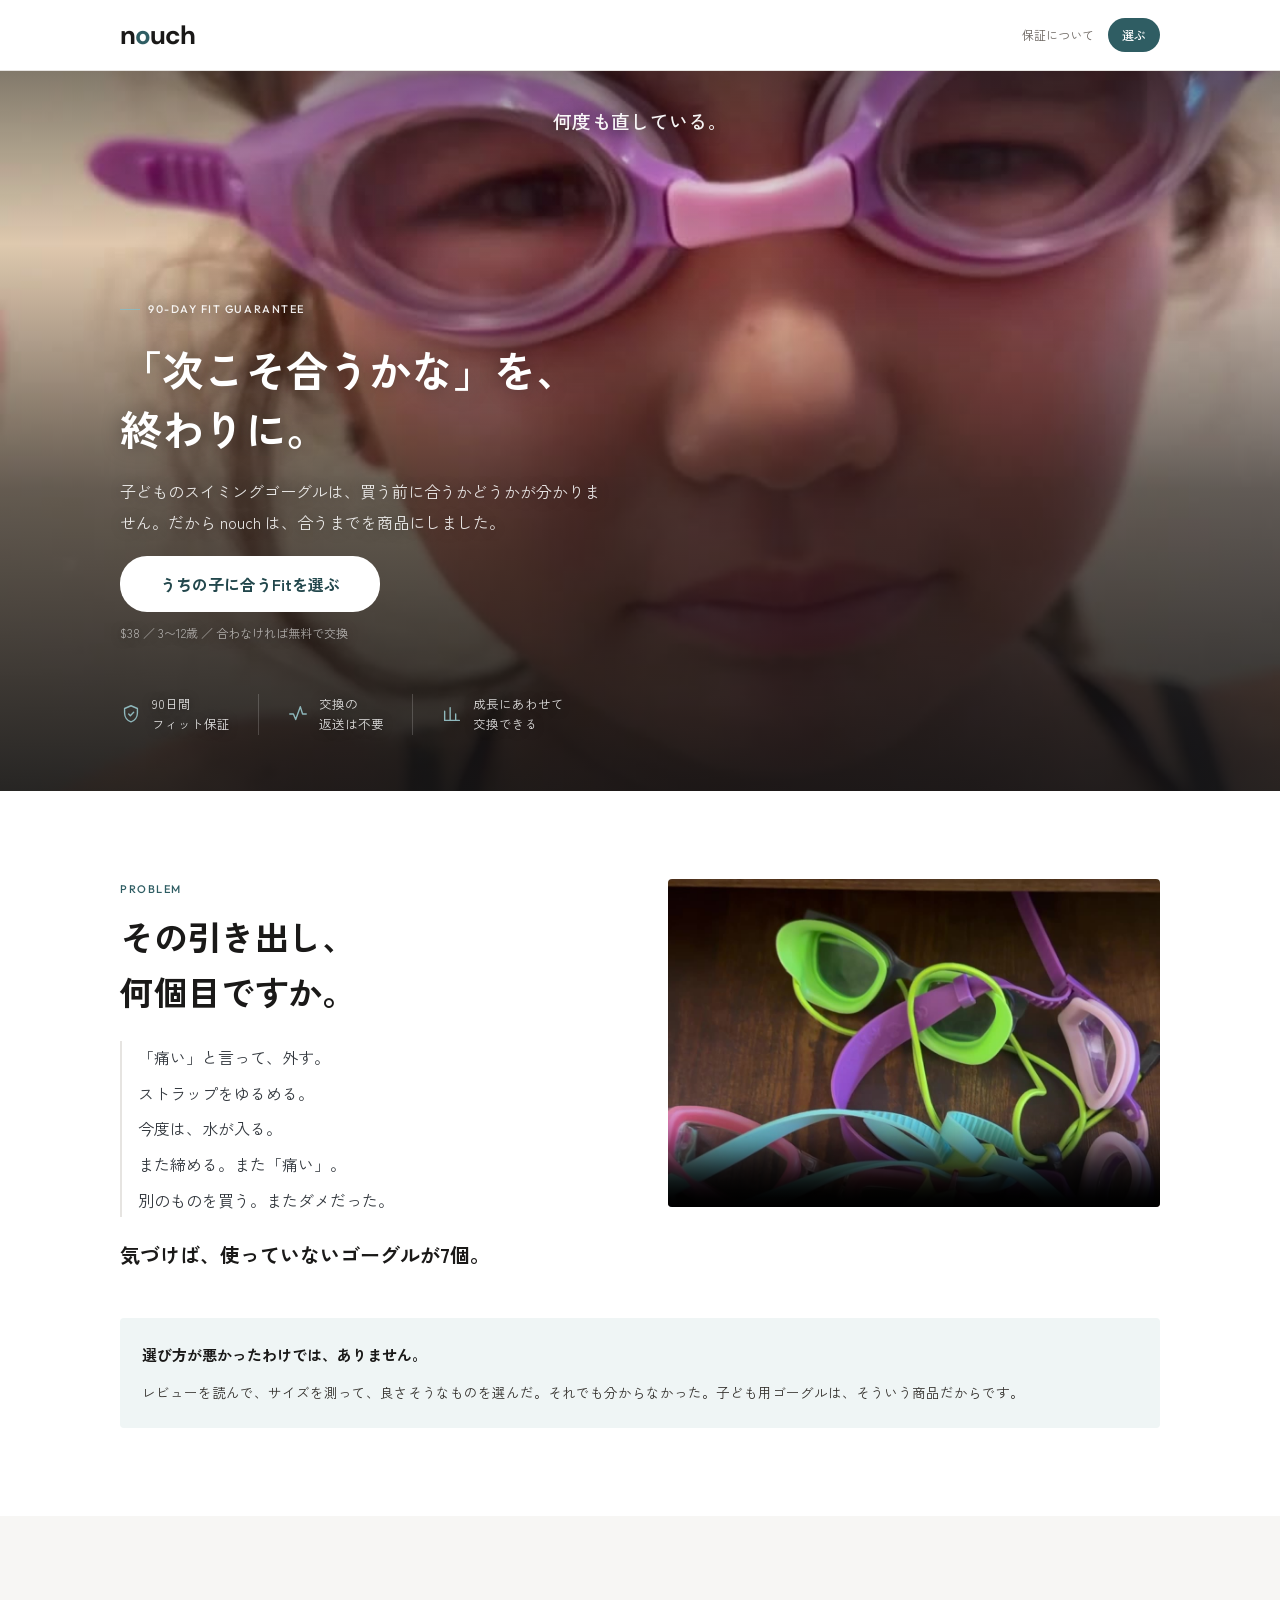
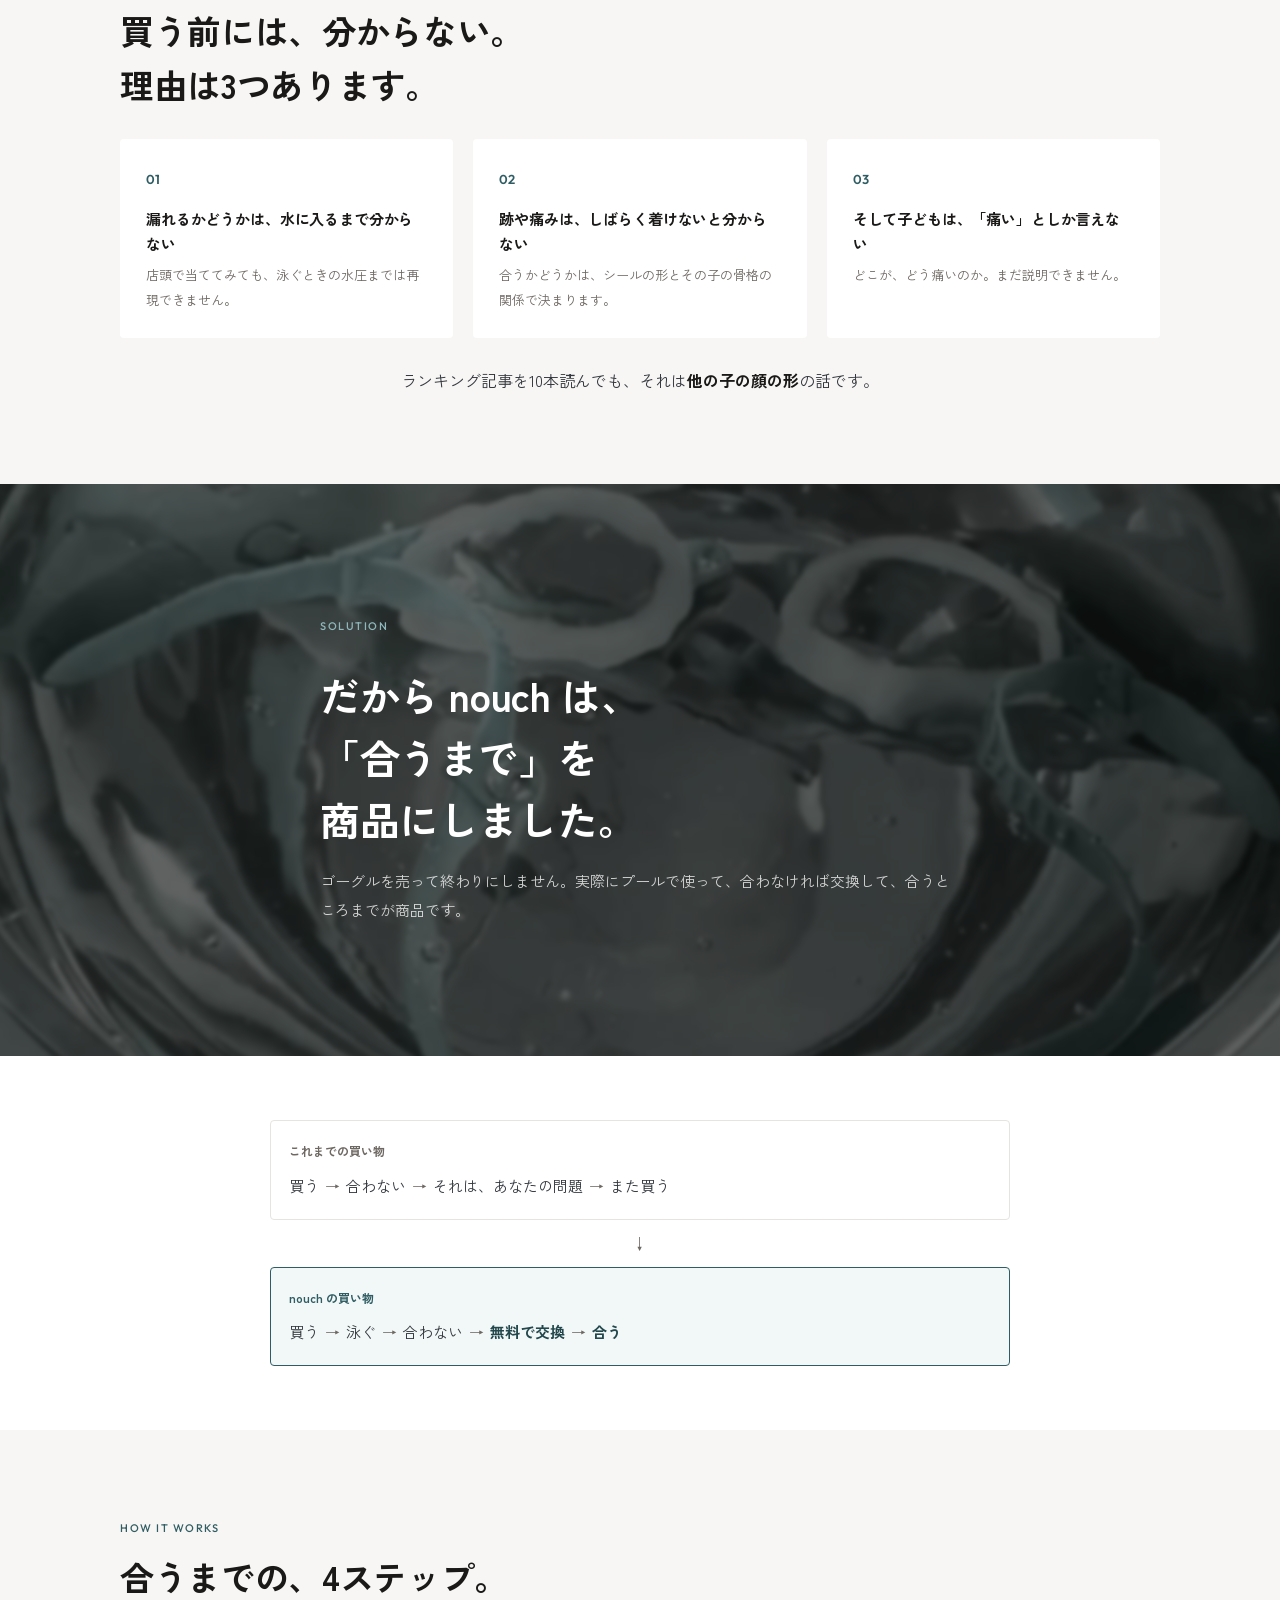
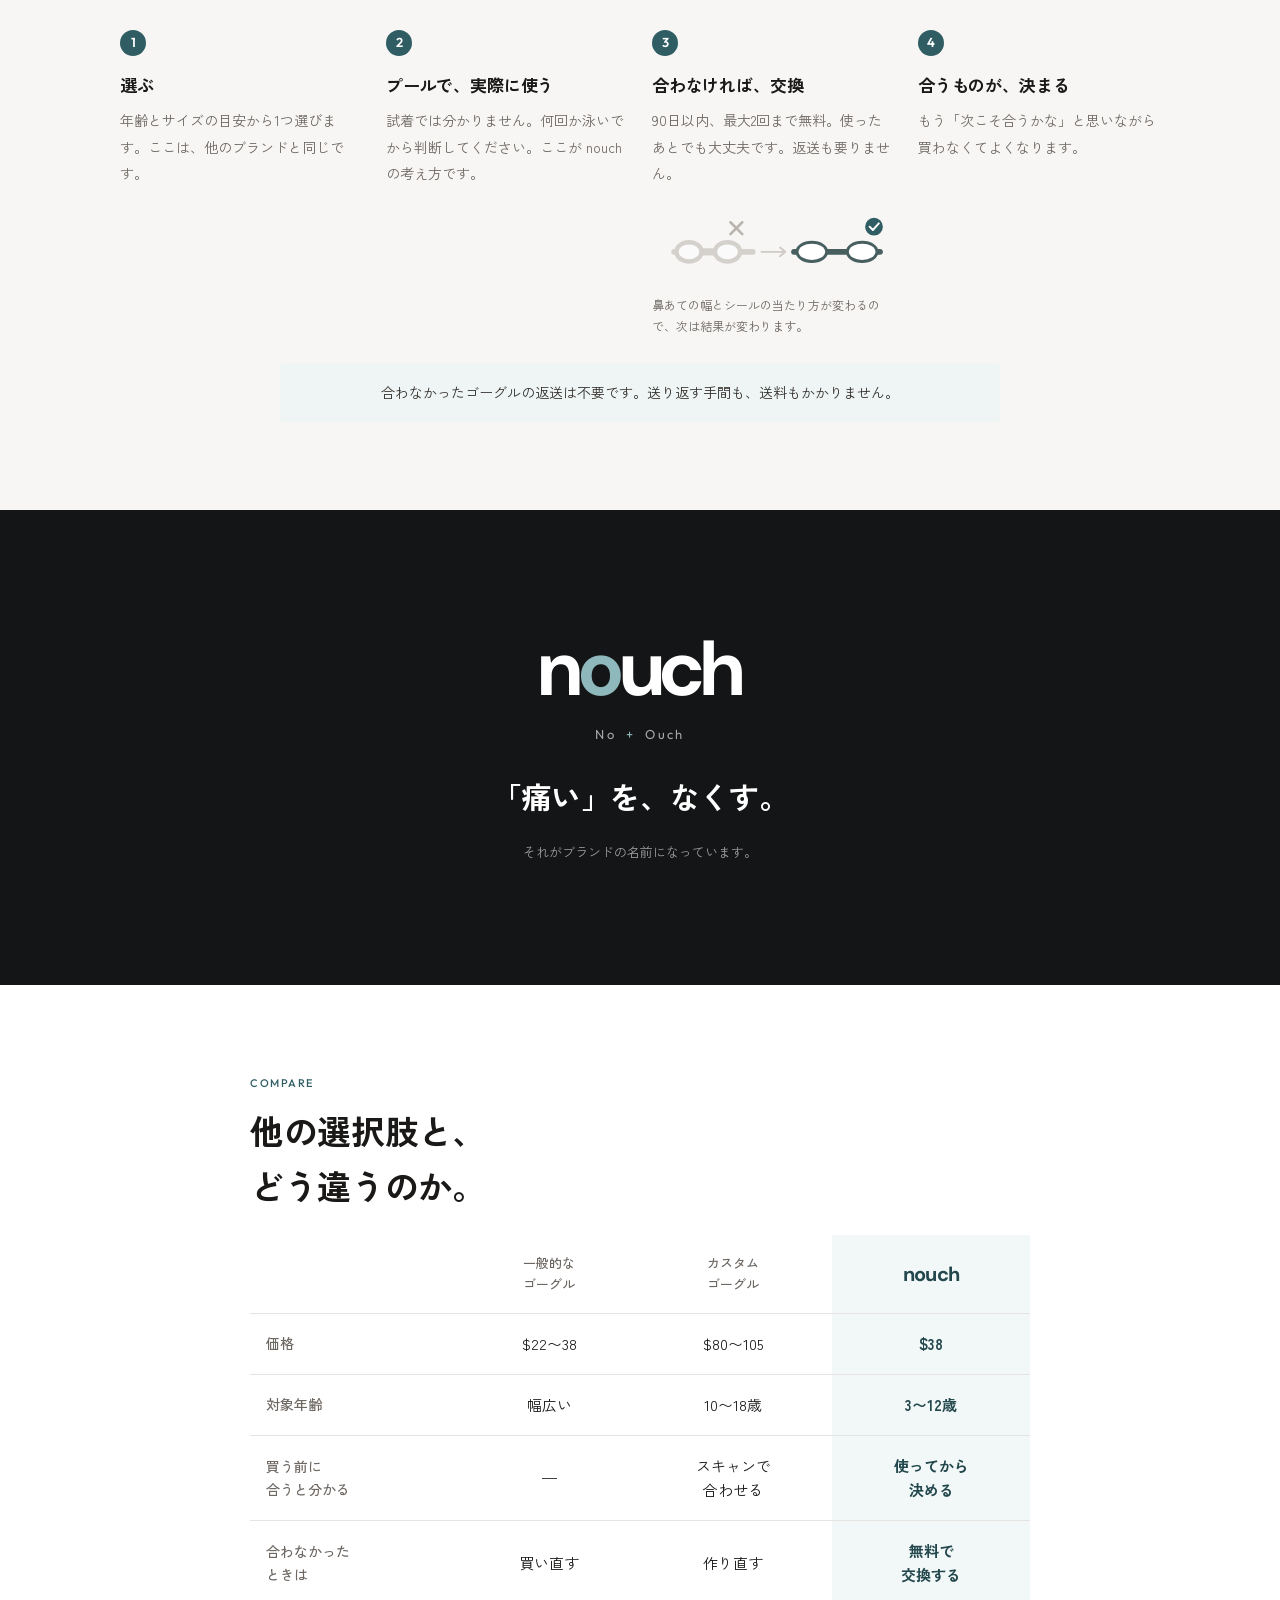
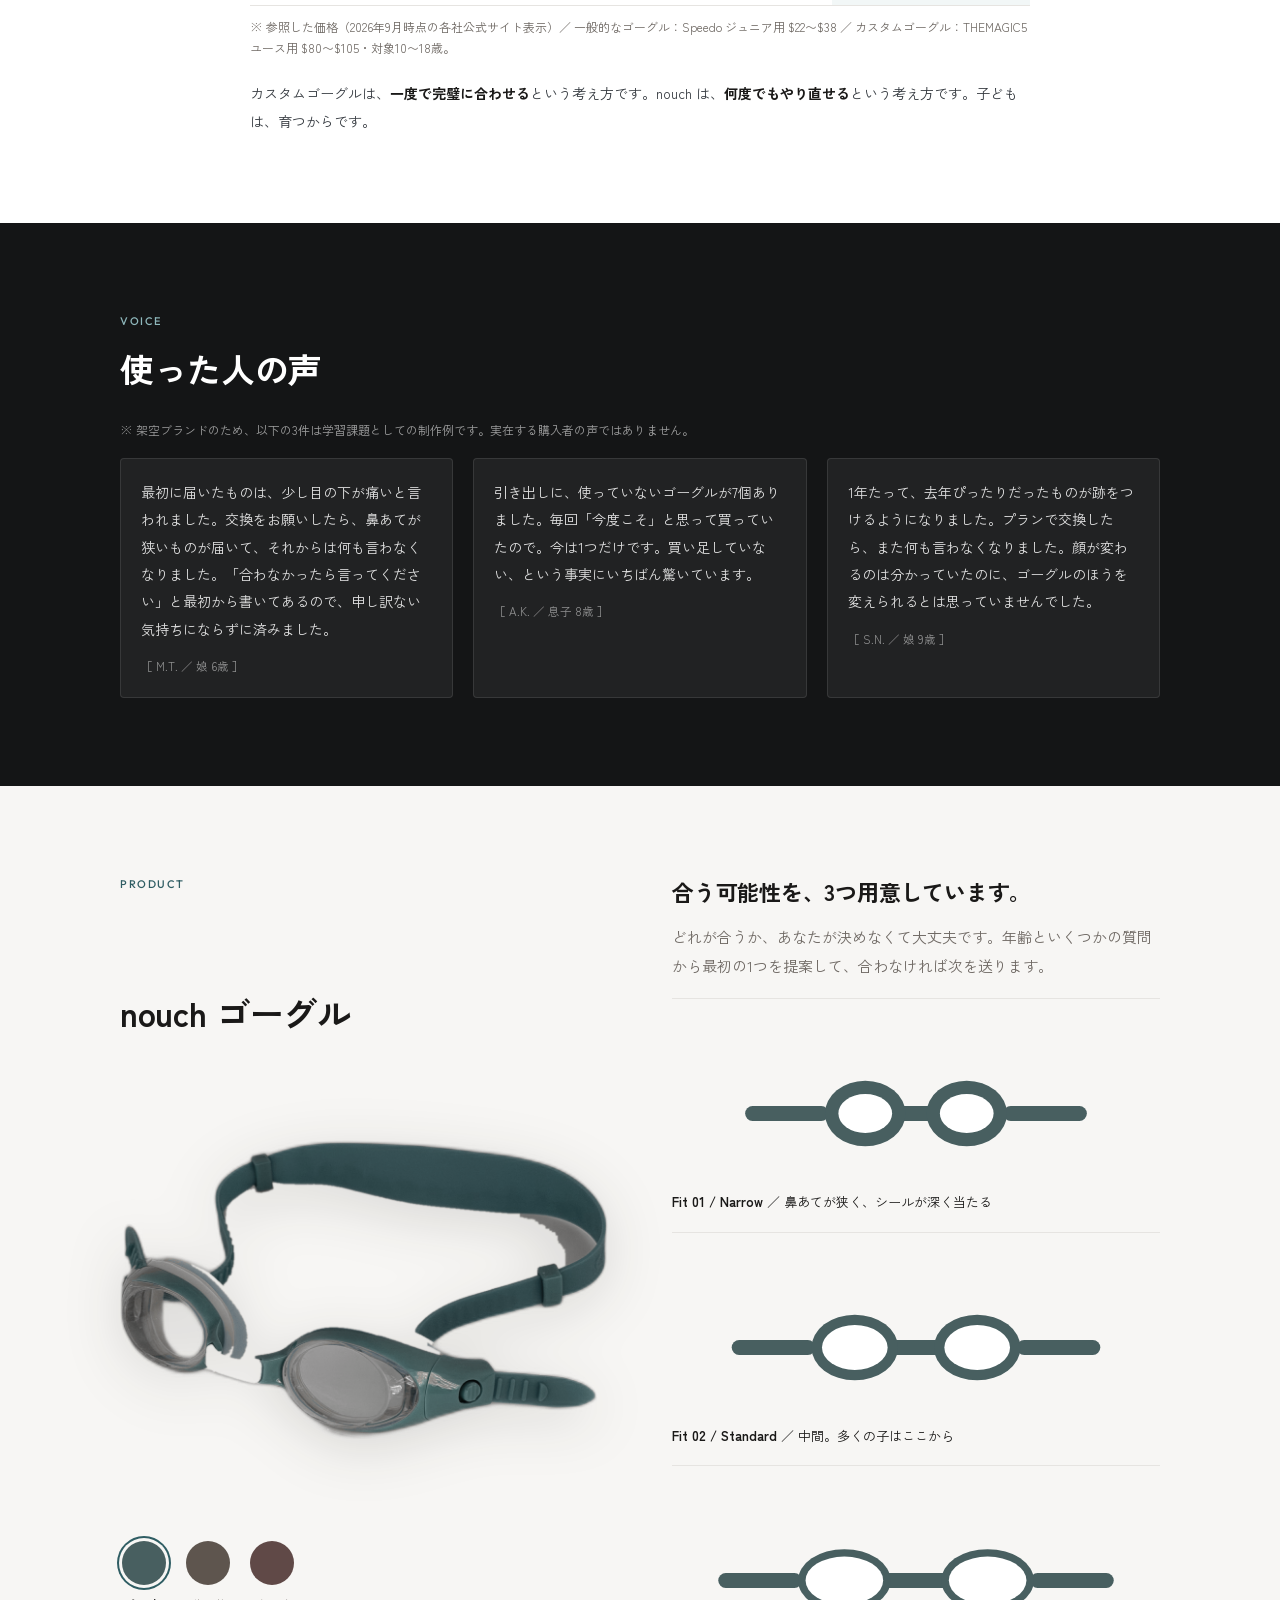
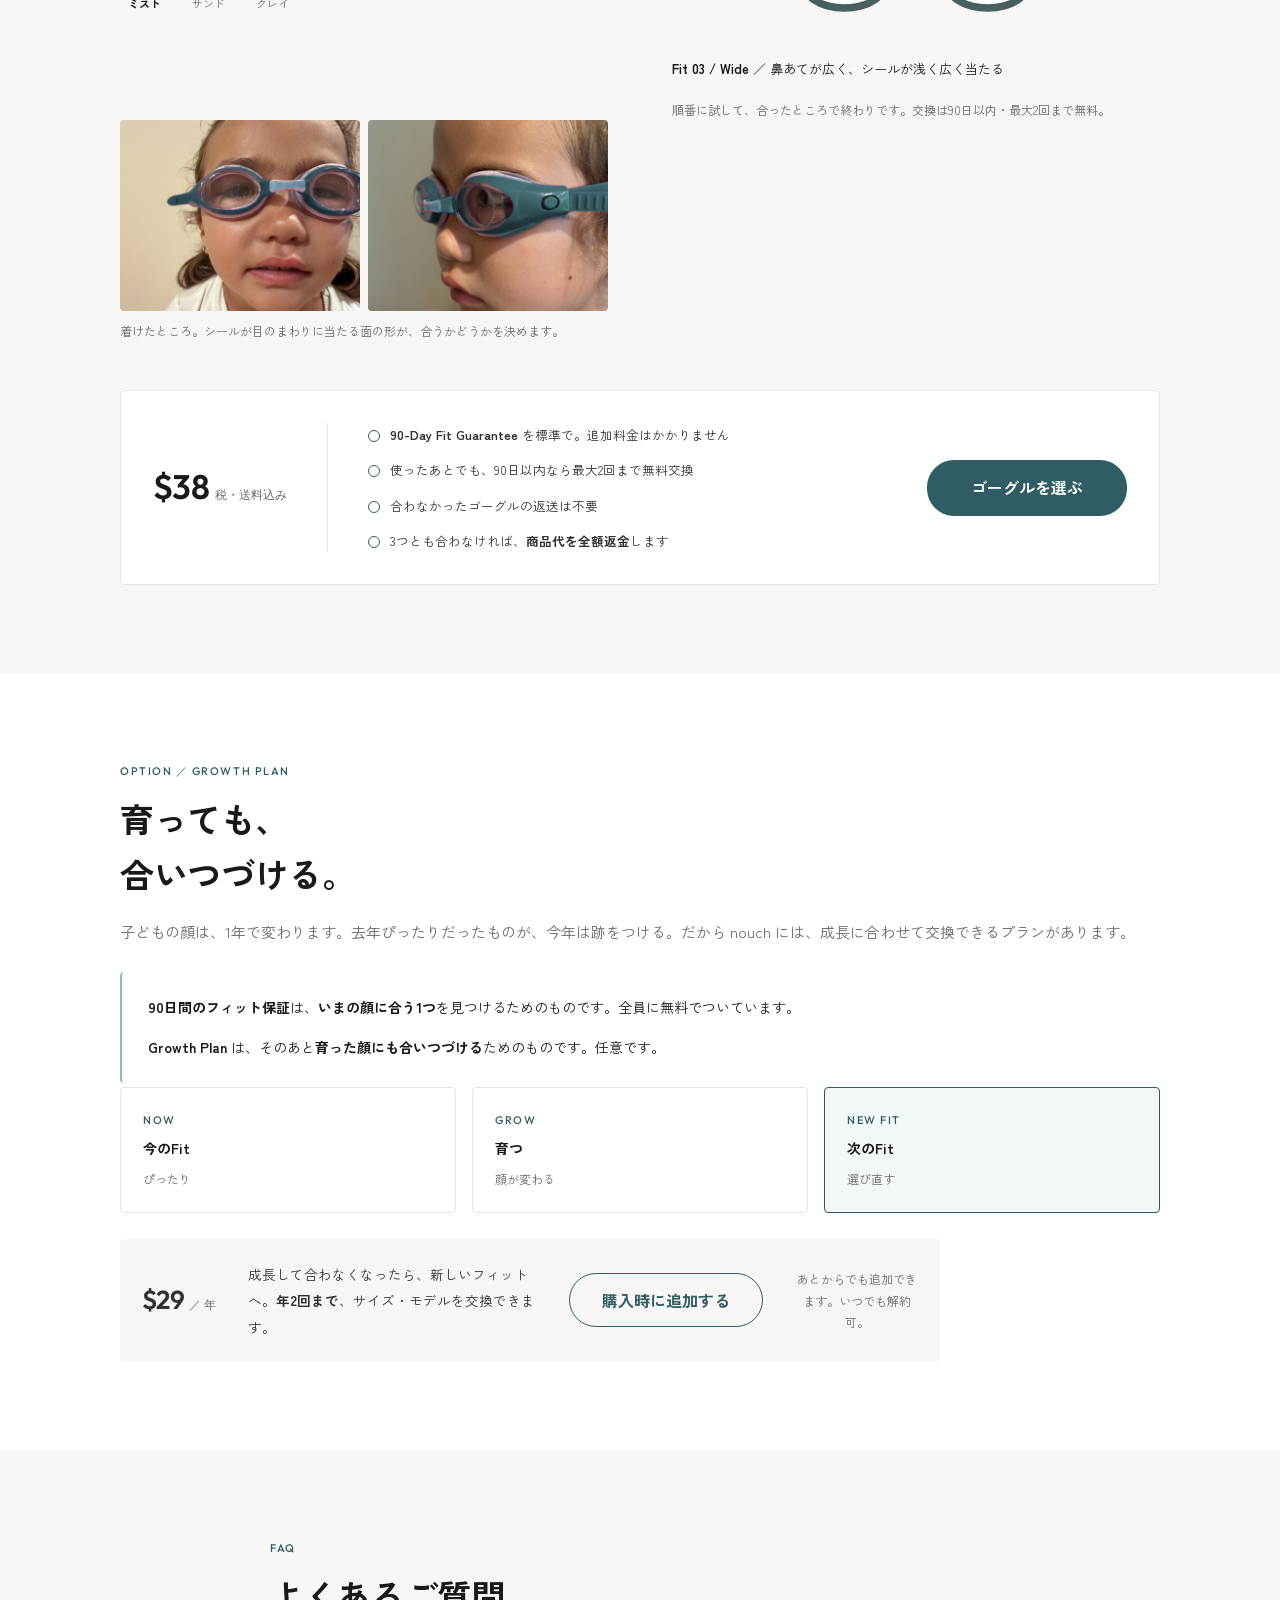
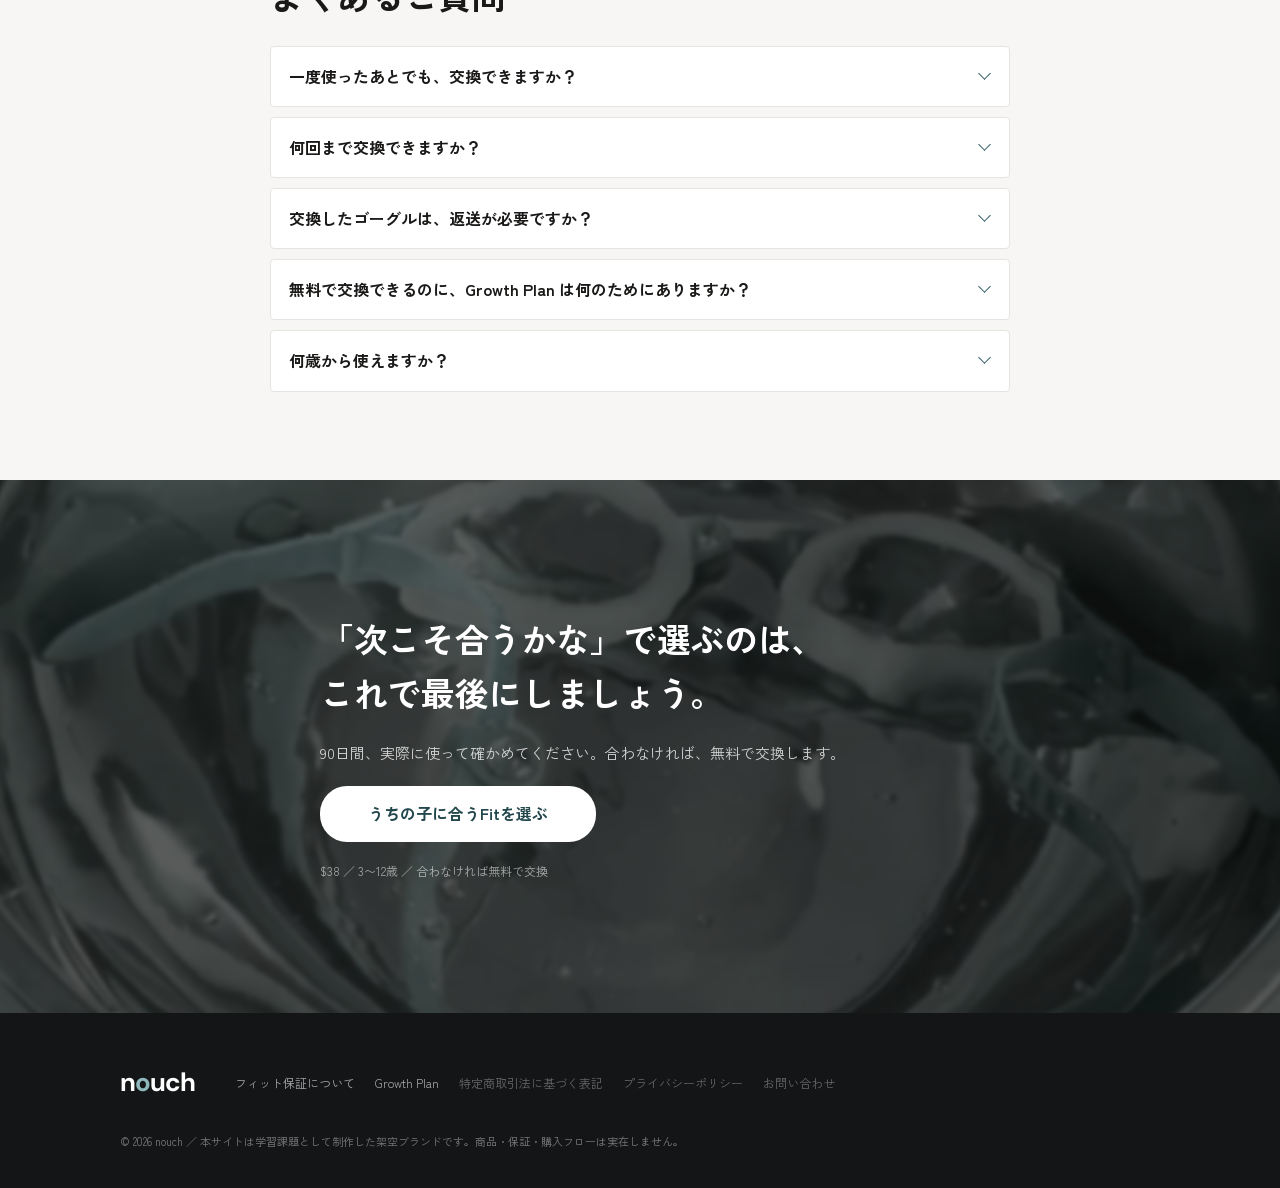
<file: index.html>
<!DOCTYPE html>
<html lang="ja">
<head>
<meta charset="UTF-8">
<meta name="viewport" content="width=device-width, initial-scale=1">
<title>nouch ／ 痛くない。そして、育っても合いつづける。</title>
<meta name="description" content="子どものスイミングゴーグルは、買う前に合うかどうかが分かりません。だから nouch は、合うまでを商品にしました。90日間のフィット保証つき。$38。">
<link rel="canonical" href="https://kiebu119.github.io/nouch-lp/">
<meta name="theme-color" content="#2F5D63">

<!-- favicon -->
<link rel="icon" href="favicon.ico" sizes="any">
<link rel="icon" type="image/png" sizes="32x32" href="favicon-32.png">
<link rel="icon" type="image/png" sizes="512x512" href="favicon.png">
<link rel="apple-touch-icon" href="apple-touch-icon.png">

<!-- OGP -->
<meta property="og:type" content="website">
<meta property="og:site_name" content="nouch">
<meta property="og:locale" content="ja_JP">
<meta property="og:url" content="https://kiebu119.github.io/nouch-lp/">
<meta property="og:title" content="nouch ／「次こそ合うかな」を、終わりに。">
<meta property="og:description" content="実際にプールで使ってから決められる、子ども用スイミングゴーグル。合わなければ無料で交換します。">
<meta property="og:image" content="https://kiebu119.github.io/nouch-lp/ogp.jpg">
<meta property="og:image:width" content="1200">
<meta property="og:image:height" content="630">
<meta property="og:image:alt" content="nouch ／「次こそ合うかな」を、終わりに。">
<meta name="twitter:card" content="summary_large_image">
<meta name="twitter:title" content="nouch ／「次こそ合うかな」を、終わりに。">
<meta name="twitter:description" content="実際にプールで使ってから決められる、子ども用スイミングゴーグル。合わなければ無料で交換します。">
<meta name="twitter:image" content="https://kiebu119.github.io/nouch-lp/ogp.jpg">
<link rel="preconnect" href="https://fonts.googleapis.com">
<link rel="preconnect" href="https://fonts.gstatic.com" crossorigin>
<link href="https://fonts.googleapis.com/css2?family=Zen+Kaku+Gothic+New:wght@400;500;700&family=Outfit:wght@300;400;500;600&family=DM+Sans:wght@700&display=swap" rel="stylesheet">
<link rel="stylesheet" href="style.css">
<!-- Google Tag Manager -->
<script>(function(w,d,s,l,i){w[l]=w[l]||[];w[l].push({'gtm.start':
new Date().getTime(),event:'gtm.js'});var f=d.getElementsByTagName(s)[0],
j=d.createElement(s),dl=l!='dataLayer'?'&l='+l:'';j.async=true;j.src=
'https://www.googletagmanager.com/gtm.js?id='+i+dl;f.parentNode.insertBefore(j,f);
})(window,document,'script','dataLayer','GTM-TT7FSMX4');</script>
<!-- End Google Tag Manager -->
</head>
<body>
<noscript><iframe src="https://www.googletagmanager.com/ns.html?id=GTM-TT7FSMX4"
height="0" width="0" style="display:none;visibility:hidden"></iframe></noscript>

<!-- ============ header ============ -->
<header class="header">
  <div class="wrap header__in">
    <a class="logo" href="#top">n<span>o</span>uch</a>
    <nav class="header__nav">
      <a href="#faq">保証について</a>
      <a class="btn btn--sm" href="order.html" data-cta="header">選ぶ</a>
    </nav>
  </div>
</header>

<main id="top">

<!-- ============ FV ============ -->
<section class="fv">
  <video class="fv__bg" id="fvVideo" src="fv-fit.mp4" poster="fv-poster.jpg"
         autoplay muted playsinline preload="metadata"
         aria-label="いま使っているゴーグルを着けて、指で何度も位置を直している"></video>
  <picture>
    <source media="(min-width:768px)" srcset="mark.jpg">
    <img class="fv__bg fv__bg--still" id="fvStill" src="mark-sp.jpg"
         alt="ゴーグルを外したあと、目のまわりに残った跡">
  </picture>
  <span class="fv__scrim" aria-hidden="true"></span>
  <p class="fv__cap" id="fvCap">何度も直している。</p>
  <div class="wrap fv__in">
    <div class="fv__copy">
      <p class="eyebrow eyebrow--on-media"><span class="eyebrow__rule"></span>90-DAY FIT GUARANTEE</p>
      <h1 class="fv__h1">「次こそ合うかな」を、<br>終わりに。</h1>
      <p class="fv__lead">子どものスイミングゴーグルは、買う前に合うかどうかが分かりません。だから nouch は、合うまでを商品にしました。</p>
      <div class="fv__cta">
        <a class="btn btn--lg btn--white" href="order.html" data-cta="fv">うちの子に合うFitを選ぶ</a>
        <p class="note note--light">$38 ／ 3〜12歳 ／ 合わなければ無料で交換</p>
      </div>
    </div>

    <ul class="fvtrust">
      <li>
        <svg viewBox="0 0 24 24" aria-hidden="true"><path d="M12 3l7 3v5c0 4.4-2.9 8.3-7 9.5C7.9 19.3 5 15.4 5 11V6l7-3z"/><path d="M9.5 12l1.8 1.8 3.6-3.6"/></svg>
        <p>90日間<br>フィット保証</p>
      </li>
      <li>
        <svg viewBox="0 0 24 24" aria-hidden="true"><path d="M3 12h4l2.5 6 5-14L17 12h4"/></svg>
        <p>交換の<br>返送は不要</p>
      </li>
      <li>
        <svg viewBox="0 0 24 24" aria-hidden="true"><path d="M4 19V9M10 19V5M16 19v-7M4 19h16"/></svg>
        <p>成長にあわせて<br>交換できる</p>
      </li>
    </ul>
  </div>
</section>

<!-- ============ problem ============ -->
<section class="problem">
  <div class="wrap">
    <p class="label">PROBLEM</p>
    <h2 class="h2">その引き出し、<br>何個目ですか。</h2>
    <figure class="figure reveal">
      <video class="figure__video" id="drawerVideo"
             src="drawer.mp4" poster="drawer.jpg"
             muted playsinline preload="metadata"
             aria-label="引き出しを開けると、使われなくなった子ども用スイミングゴーグルが詰まっている"></video>
    </figure>
    <ol class="loop reveal">
      <li>「痛い」と言って、外す。</li>
      <li>ストラップをゆるめる。</li>
      <li>今度は、水が入る。</li>
      <li>また締める。また「痛い」。</li>
      <li>別のものを買う。またダメだった。</li>
    </ol>
    <p class="loop__end reveal">気づけば、使っていないゴーグルが7個。</p>

    <div class="card card--soft reveal">
      <p class="card__title">選び方が悪かったわけでは、ありません。</p>
      <p>レビューを読んで、サイズを測って、良さそうなものを選んだ。それでも分からなかった。子ども用ゴーグルは、そういう商品だからです。</p>
    </div>
  </div>
</section>

<!-- ============ why you can't know ============ -->
<section class="why">
  <div class="wrap">
    <h2 class="h2">買う前には、分からない。<br>理由は3つあります。</h2>
    <ol class="reasons">
      <li class="reason reveal">
        <span class="reason__no">01</span>
        <div>
          <h3>漏れるかどうかは、水に入るまで分からない</h3>
          <p>店頭で当ててみても、泳ぐときの水圧までは再現できません。</p>
        </div>
      </li>
      <li class="reason reveal">
        <span class="reason__no">02</span>
        <div>
          <h3>跡や痛みは、しばらく着けないと分からない</h3>
          <p>合うかどうかは、シールの形とその子の骨格の関係で決まります。</p>
        </div>
      </li>
      <li class="reason reveal">
        <span class="reason__no">03</span>
        <div>
          <h3>そして子どもは、「痛い」としか言えない</h3>
          <p>どこが、どう痛いのか。まだ説明できません。</p>
        </div>
      </li>
    </ol>
    <p class="why__close reveal">ランキング記事を10本読んでも、それは<strong>他の子の顔の形</strong>の話です。</p>
  </div>
</section>

<!-- ============ solution turn ============ -->
<section class="solution">
  <video class="solution__bg" src="water.mp4" poster="water.jpg"
         autoplay muted loop playsinline preload="none"></video>
  <div class="solution__scrim"></div>
  <div class="wrap solution__in">
    <p class="label label--light">SOLUTION</p>
    <h2 class="h2 h2--light">だから nouch は、<br>「合うまで」を<br>商品にしました。</h2>
    <p class="lead lead--light">ゴーグルを売って終わりにしません。実際にプールで使って、合わなければ交換して、合うところまでが商品です。</p>
  </div>
</section>

<!-- ============ before / after ============ -->
<section class="flowcmp">
  <div class="wrap">
    <div class="flowcmp__box reveal">
      <p class="flowcmp__ttl">これまでの買い物</p>
      <p class="flowcmp__row">買う <span>→</span> 合わない <span>→</span> それは、あなたの問題 <span>→</span> また買う</p>
    </div>
    <div class="flowcmp__arrow" aria-hidden="true">↓</div>
    <div class="flowcmp__box flowcmp__box--on reveal">
      <p class="flowcmp__ttl">nouch の買い物</p>
      <p class="flowcmp__row">買う <span>→</span> 泳ぐ <span>→</span> 合わない <span>→</span> <strong>無料で交換</strong> <span>→</span> <strong>合う</strong></p>
    </div>
  </div>
</section>

<!-- ============ how it works ============ -->
<section class="how" id="how">
  <div class="wrap">
    <p class="label">HOW IT WORKS</p>
    <h2 class="h2">合うまでの、4ステップ。</h2>
    <ol class="steps">
      <li class="step reveal">
        <span class="step__no">1</span>
        <div class="step__body">
          <h3>選ぶ</h3>
          <p>年齢とサイズの目安から1つ選びます。ここは、他のブランドと同じです。</p>
        </div>
      </li>
      <li class="step reveal">
        <span class="step__no">2</span>
        <div class="step__body">
          <h3>プールで、実際に使う</h3>
          <p>試着では分かりません。何回か泳いでから判断してください。ここが nouch の考え方です。</p>
        </div>
      </li>
      <li class="step reveal">
        <span class="step__no">3</span>
        <div class="step__body">
          <h3>合わなければ、交換</h3>
          <p>90日以内、最大2回まで無料。使ったあとでも大丈夫です。返送も要りません。</p>

          <figure class="switch" id="switch">
            <svg viewBox="0 0 327 112" role="img" aria-label="合わなかったフィットから、別のフィットへ交換される図">
              <g class="switch__a">
                <rect x="50" y="61" width="52" height="10" rx="5"/>
                <path d="M 30 66 h 14" stroke-width="8" stroke-linecap="round"/>
                <path d="M 122 66 h 14" stroke-width="8" stroke-linecap="round"/>
                <ellipse cx="50" cy="66" rx="20" ry="16"/>
                <ellipse cx="102" cy="66" rx="20" ry="16"/>
                <ellipse class="lens" cx="50" cy="66" rx="14" ry="10"/>
                <ellipse class="lens" cx="102" cy="66" rx="14" ry="10"/>
              </g>
              <g class="switch__x">
                <path d="M 106 26 l 16 16"/><path d="M 122 26 l -16 16"/>
              </g>
              <g class="switch__arrow">
                <path d="M 148 66 h 30"/>
                <path d="M 173 60 l 7 6 l -7 6"/>
              </g>
              <g class="switch__b">
                <rect x="216" y="62" width="68" height="8" rx="4"/>
                <path d="M 192 66 h 14" stroke-width="8" stroke-linecap="round"/>
                <path d="M 294 66 h 14" stroke-width="8" stroke-linecap="round"/>
                <ellipse cx="216" cy="66" rx="22" ry="15"/>
                <ellipse cx="284" cy="66" rx="22" ry="15"/>
                <ellipse class="lens" cx="216" cy="66" rx="18" ry="11"/>
                <ellipse class="lens" cx="284" cy="66" rx="18" ry="11"/>
              </g>
              <g class="switch__check">
                <circle cx="300" cy="32" r="12"/>
                <path d="M 294 32 l 4.5 4.5 l 8 -9"/>
              </g>
            </svg>
            <figcaption class="note">鼻あての幅とシールの当たり方が変わるので、次は結果が変わります。</figcaption>
          </figure>
        </div>
      </li>
      <li class="step reveal">
        <span class="step__no">4</span>
        <div class="step__body">
          <h3>合うものが、決まる</h3>
          <p>もう「次こそ合うかな」と思いながら買わなくてよくなります。</p>
        </div>
      </li>
    </ol>
    <p class="callout reveal">合わなかったゴーグルの返送は不要です。送り返す手間も、送料もかかりません。</p>
  </div>
</section>

<!-- ============ name reveal ============ -->
<section class="name">
  <div class="wrap name__in">
    <p class="name__mark">n<span>o</span>uch</p>
    <p class="name__eq"><span>No</span><i>+</i><span>Ouch</span></p>
    <h2 class="name__h">「痛い」を、なくす。</h2>
    <p class="name__sub">それがブランドの名前になっています。</p>
  </div>
</section>

<!-- ============ compare ============ -->
<section class="compare">
  <div class="wrap">
    <p class="label">COMPARE</p>
    <h2 class="h2">他の選択肢と、<br>どう違うのか。</h2>
    <div class="table-scroll reveal">
      <table class="table">
        <thead>
          <tr>
            <th scope="col"><span class="sr-only">項目</span></th>
            <th scope="col">一般的な<br>ゴーグル</th>
            <th scope="col">カスタム<br>ゴーグル</th>
            <th scope="col" class="is-nouch">nouch</th>
          </tr>
        </thead>
        <tbody>
          <tr><th scope="row">価格</th><td>$22〜38</td><td>$80〜105</td><td class="is-nouch">$38</td></tr>
          <tr><th scope="row">対象年齢</th><td>幅広い</td><td>10〜18歳</td><td class="is-nouch">3〜12歳</td></tr>
          <tr><th scope="row">買う前に<br>合うと分かる</th><td>—</td><td>スキャンで<br>合わせる</td><td class="is-nouch">使ってから<br>決める</td></tr>
          <tr><th scope="row">合わなかった<br>ときは</th><td>買い直す</td><td>作り直す</td><td class="is-nouch">無料で<br>交換する</td></tr>
        </tbody>
      </table>
    </div>
    <p class="note">※ 参照した価格（2026年9月時点の各社公式サイト表示）／ 一般的なゴーグル：Speedo ジュニア用 $22〜$38 ／ カスタムゴーグル：THEMAGIC5 ユース用 $80〜$105・対象10〜18歳。</p>
    <p class="compare__close reveal">カスタムゴーグルは、<strong>一度で完璧に合わせる</strong>という考え方です。nouch は、<strong>何度でもやり直せる</strong>という考え方です。子どもは、育つからです。</p>
  </div>
</section>

<!-- ============ voice ============ -->
<section class="voice">
  <div class="wrap">
    <p class="label label--light">VOICE</p>
    <h2 class="h2 h2--light">使った人の声</h2>
    <p class="note note--light voice__disclaimer">※ 架空ブランドのため、以下の3件は学習課題としての制作例です。実在する購入者の声ではありません。</p>
    <div class="voice__list">
      <blockquote class="quote reveal">
        <p>最初に届いたものは、少し目の下が痛いと言われました。交換をお願いしたら、鼻あてが狭いものが届いて、それからは何も言わなくなりました。「合わなかったら言ってください」と最初から書いてあるので、申し訳ない気持ちにならずに済みました。</p>
        <footer>［ M.T. ／ 娘 6歳 ］</footer>
      </blockquote>
      <blockquote class="quote reveal">
        <p>引き出しに、使っていないゴーグルが7個ありました。毎回「今度こそ」と思って買っていたので。今は1つだけです。買い足していない、という事実にいちばん驚いています。</p>
        <footer>［ A.K. ／ 息子 8歳 ］</footer>
      </blockquote>
      <blockquote class="quote reveal">
        <p>1年たって、去年ぴったりだったものが跡をつけるようになりました。プランで交換したら、また何も言わなくなりました。顔が変わるのは分かっていたのに、ゴーグルのほうを変えられるとは思っていませんでした。</p>
        <footer>［ S.N. ／ 娘 9歳 ］</footer>
      </blockquote>
    </div>
  </div>
</section>

<!-- ============ product ============ -->
<section class="product" id="product">
  <div class="wrap">
    <p class="label">PRODUCT</p>
    <h2 class="h2">nouch ゴーグル</h2>

    <figure class="product__photo">
      <img id="productImg" src="product-mist.png" alt="nouch ゴーグル ミスト">
    </figure>

    <div class="swatches" role="group" aria-label="カラーを選ぶ">
      <button class="swatch is-on" data-color="mist" aria-pressed="true"><span style="background:#485F60"></span>ミスト</button>
      <button class="swatch" data-color="sand" aria-pressed="false"><span style="background:#5E554E"></span>サンド</button>
      <button class="swatch" data-color="clay" aria-pressed="false"><span style="background:#604947"></span>クレイ</button>
    </div>
    <figure class="product__worn reveal">
      <div class="product__worn-grid">
        <img src="product-worn.jpg" alt="nouch ゴーグルを着けた子ども（正面）">
        <img src="product-side.jpg" alt="nouch ゴーグルを着けた子ども（横から）シールが目のまわりに当たっている">
      </div>
      <figcaption class="caption">着けたところ。シールが目のまわりに当たる面の形が、合うかどうかを決めます。</figcaption>
    </figure>

    <!-- fit lineup -->
    <div class="fits reveal">
      <h3 class="h3">合う可能性を、3つ用意しています。</h3>
      <p class="lead">どれが合うか、あなたが決めなくて大丈夫です。年齢といくつかの質問から最初の1つを提案して、合わなければ次を送ります。</p>

      <div class="fit">
        <svg class="fit__svg" viewBox="0 0 327 112" aria-hidden="true">
          <rect x="129.5" y="61" width="68" height="10" rx="5"/>
          <path d="M 100 66 h -46" stroke-width="10" stroke-linecap="round"/>
          <path d="M 227 66 h 46" stroke-width="10" stroke-linecap="round"/>
          <ellipse cx="129.5" cy="66" rx="27" ry="22"/><ellipse cx="197.5" cy="66" rx="27" ry="22"/>
          <ellipse class="lens" cx="129.5" cy="66" rx="18" ry="13"/><ellipse class="lens" cx="197.5" cy="66" rx="18" ry="13"/>
        </svg>
        <p class="fit__label"><strong>Fit 01 / Narrow</strong> ／ 鼻あてが狭く、シールが深く当たる</p>
      </div>
      <div class="fit">
        <svg class="fit__svg" viewBox="0 0 327 112" aria-hidden="true">
          <rect x="122.5" y="61" width="82" height="10" rx="5"/>
          <path d="M 91 66 h -46" stroke-width="10" stroke-linecap="round"/>
          <path d="M 236 66 h 46" stroke-width="10" stroke-linecap="round"/>
          <ellipse cx="122.5" cy="66" rx="29" ry="22"/><ellipse cx="204.5" cy="66" rx="29" ry="22"/>
          <ellipse class="lens" cx="122.5" cy="66" rx="22" ry="15"/><ellipse class="lens" cx="204.5" cy="66" rx="22" ry="15"/>
        </svg>
        <p class="fit__label"><strong>Fit 02 / Standard</strong> ／ 中間。多くの子はここから</p>
      </div>
      <div class="fit">
        <svg class="fit__svg" viewBox="0 0 327 112" aria-hidden="true">
          <rect x="115.5" y="61" width="96" height="10" rx="5"/>
          <path d="M 82 66 h -46" stroke-width="10" stroke-linecap="round"/>
          <path d="M 245 66 h 46" stroke-width="10" stroke-linecap="round"/>
          <ellipse cx="115.5" cy="66" rx="31" ry="21"/><ellipse cx="211.5" cy="66" rx="31" ry="21"/>
          <ellipse class="lens" cx="115.5" cy="66" rx="26" ry="16"/><ellipse class="lens" cx="211.5" cy="66" rx="26" ry="16"/>
        </svg>
        <p class="fit__label"><strong>Fit 03 / Wide</strong> ／ 鼻あてが広く、シールが浅く広く当たる</p>
      </div>
      <p class="note">順番に試して、合ったところで終わりです。交換は90日以内・最大2回まで無料。</p>
    </div>

    <!-- colours -->

    <!-- price -->
    <div class="price reveal">
      <p class="price__num">$38 <small>税・送料込み</small></p>
      <ul class="price__list">
        <li><strong>90-Day Fit Guarantee</strong> を標準で。追加料金はかかりません</li>
        <li>使ったあとでも、90日以内なら最大2回まで無料交換</li>
        <li>合わなかったゴーグルの返送は不要</li>
        <li>3つとも合わなければ、<strong>商品代を全額返金</strong>します</li>
      </ul>
      <a class="btn btn--lg btn--full" href="order.html" data-cta="product">ゴーグルを選ぶ</a>
    </div>
  </div>
</section>

<!-- ============ growth plan ============ -->
<section class="growth" id="growth">
  <div class="wrap">
    <p class="label">OPTION ／ GROWTH PLAN</p>
    <h2 class="h2">育っても、<br>合いつづける。</h2>
    <p class="lead">子どもの顔は、1年で変わります。去年ぴったりだったものが、今年は跡をつける。だから nouch には、成長に合わせて交換できるプランがあります。</p>

    <div class="split reveal">
      <p><strong>90日間のフィット保証</strong>は、<strong>いまの顔に合う1つ</strong>を見つけるためのものです。全員に無料でついています。</p>
      <p><strong>Growth Plan</strong> は、そのあと<strong>育った顔にも合いつづける</strong>ためのものです。任意です。</p>
    </div>

    <ol class="grow reveal">
      <li><span class="grow__k">NOW</span><span class="grow__t">今のFit</span><span class="grow__d">ぴったり</span></li>
      <li><span class="grow__k">GROW</span><span class="grow__t">育つ</span><span class="grow__d">顔が変わる</span></li>
      <li><span class="grow__k">NEW FIT</span><span class="grow__t">次のFit</span><span class="grow__d">選び直す</span></li>
    </ol>

    <div class="card reveal">
      <p class="price__num price__num--sm">$29 <small>／ 年</small></p>
      <p>成長して合わなくなったら、新しいフィットへ。<strong>年2回まで</strong>、サイズ・モデルを交換できます。</p>
      <a class="btn btn--ghost btn--full" href="order.html" data-cta="growth">購入時に追加する</a>
      <p class="note note--center">あとからでも追加できます。いつでも解約可。</p>
    </div>
  </div>
</section>

<!-- ============ faq ============ -->
<section class="faq" id="faq">
  <div class="wrap">
    <p class="label">FAQ</p>
    <h2 class="h2">よくあるご質問</h2>
    <div class="faq__list">
      <details class="qa">
        <summary>一度使ったあとでも、交換できますか？</summary>
        <p>はい。むしろ、実際にプールで使ってから判断してください。試着だけでは分からないというのが、nouch の出発点です。</p>
      </details>
      <details class="qa">
        <summary>何回まで交換できますか？</summary>
        <p>ご購入から90日以内、最大2回までです。3つとも合わなかった場合は、私たちの型が足りていないということなので、<strong>商品代を全額返金します</strong>。返送も不要です。どこが当たっていたかだけ教えてください。次の型をつくる材料にします。</p>
      </details>
      <details class="qa">
        <summary>交換したゴーグルは、返送が必要ですか？</summary>
        <p>不要です。衛生上、使用済みのものを再販することはありません。そのままお手元で処分いただいて構いません。</p>
      </details>
      <details class="qa">
        <summary>無料で交換できるのに、Growth Plan は何のためにありますか？</summary>
        <p>時期が違います。90日間のフィット保証は、買ってすぐ「いまの顔に合う1つ」を見つけるためのもので、無料です。Growth Plan は、それが見つかったあと、お子さんが育って合わなくなったときのためのものです。1年後・2年後の話なので、あとから追加していただいても間に合います。</p>
      </details>
      <details class="qa">
        <summary>何歳から使えますか？</summary>
        <p>3〜12歳を対象に設計しています。特に、まだ自分でフィット感をうまく説明できない4〜9歳のお子さんに向いています。</p>
      </details>
    </div>
  </div>
</section>

<!-- ============ final CTA ============ -->
<section class="final">
  <video class="final__bg" src="water.mp4" poster="water.jpg"
         autoplay muted loop playsinline preload="none"></video>
  <div class="final__scrim"></div>
  <div class="wrap final__in">
    <h2 class="h2 h2--light">「次こそ合うかな」で選ぶのは、<br>これで最後にしましょう。</h2>
    <p class="lead lead--light">90日間、実際に使って確かめてください。合わなければ、無料で交換します。</p>
    <a class="btn btn--lg btn--white btn--full" href="order.html" data-cta="final">うちの子に合うFitを選ぶ</a>
    <p class="note note--center note--light">$38 ／ 3〜12歳 ／ 合わなければ無料で交換</p>
  </div>
</section>

</main>

<!-- ============ footer ============ -->
<footer class="footer">
  <div class="wrap">
    <p class="logo logo--light">n<span>o</span>uch</p>
    <nav class="footer__nav">
      <a href="#faq">フィット保証について</a>
      <a href="#growth">Growth Plan</a>
      <span class="footer__na">特定商取引法に基づく表記</span>
      <span class="footer__na">プライバシーポリシー</span>
      <span class="footer__na">お問い合わせ</span>
    </nav>
    <p class="footer__copy">© 2026 nouch ／ 本サイトは学習課題として制作した架空ブランドです。商品・保証・購入フローは実在しません。</p>
  </div>
</footer>

<script src="script.js"></script>
</body>
</html>
</file>
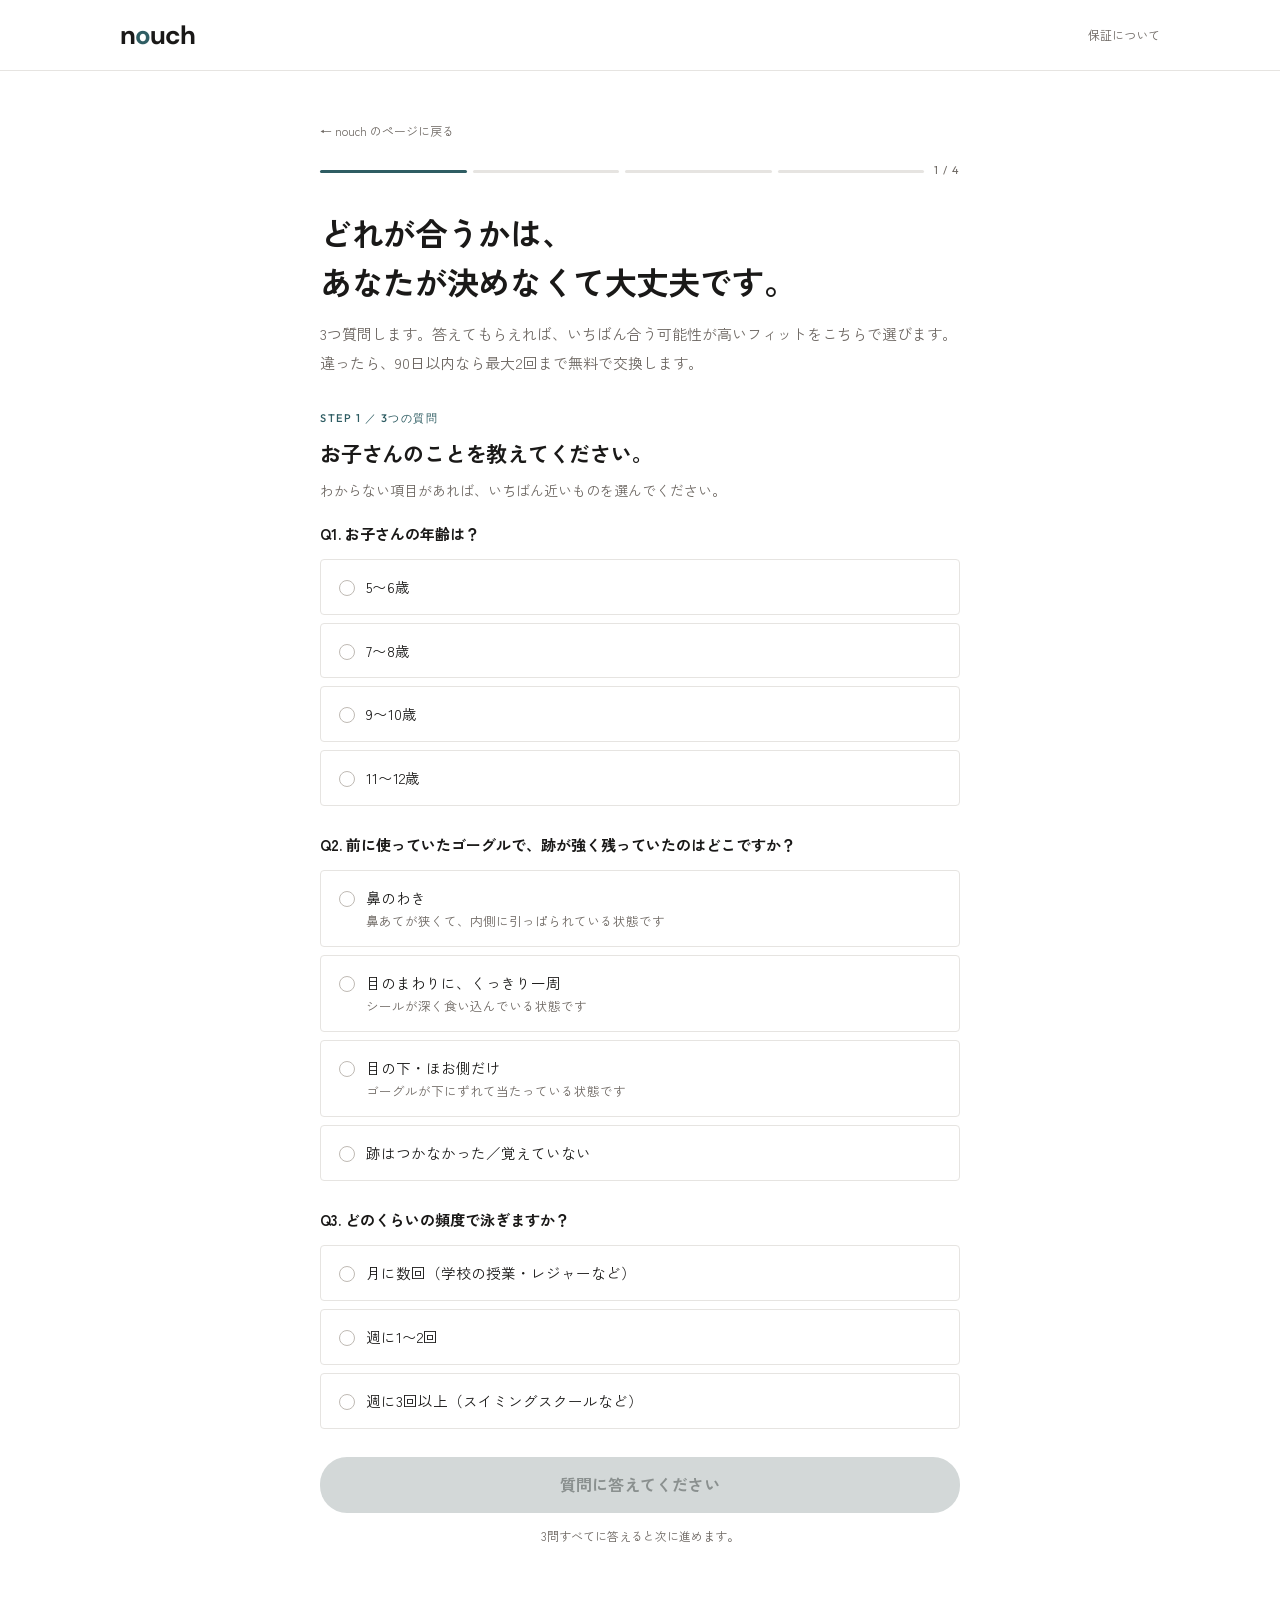
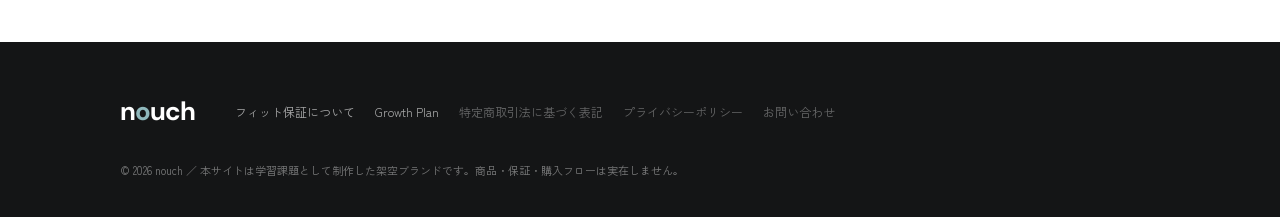
<file: order.html>
<!DOCTYPE html>
<html lang="ja">
<head>
<meta charset="UTF-8">
<meta name="viewport" content="width=device-width, initial-scale=1">
<title>フィットを決める ／ nouch</title>
<meta name="description" content="年齢といくつかの質問から、お子さんに合う可能性がいちばん高いフィットをご提案します。合わなければ90日以内に最大2回まで無料で交換できます。">
<link rel="canonical" href="https://kiebu119.github.io/nouch-lp/order.html">
<meta name="theme-color" content="#2F5D63">
<meta name="robots" content="noindex">

<!-- favicon -->
<link rel="icon" href="favicon.ico" sizes="any">
<link rel="icon" type="image/png" sizes="32x32" href="favicon-32.png">
<link rel="icon" type="image/png" sizes="512x512" href="favicon.png">
<link rel="apple-touch-icon" href="apple-touch-icon.png">

<!-- OGP -->
<meta property="og:type" content="website">
<meta property="og:site_name" content="nouch">
<meta property="og:locale" content="ja_JP">
<meta property="og:url" content="https://kiebu119.github.io/nouch-lp/order.html">
<meta property="og:title" content="フィットを決める ／ nouch">
<meta property="og:description" content="どれが合うかは、あなたが決めなくて大丈夫です。">
<meta property="og:image" content="https://kiebu119.github.io/nouch-lp/ogp.jpg">
<meta property="og:image:width" content="1200">
<meta property="og:image:height" content="630">
<meta name="twitter:card" content="summary_large_image">

<link rel="preconnect" href="https://fonts.googleapis.com">
<link rel="preconnect" href="https://fonts.gstatic.com" crossorigin>
<link href="https://fonts.googleapis.com/css2?family=Zen+Kaku+Gothic+New:wght@400;500;700&family=Outfit:wght@300;400;500;600&family=DM+Sans:wght@700&display=swap" rel="stylesheet">
<link rel="stylesheet" href="style.css">
<link rel="stylesheet" href="order.css">
<!-- Google Tag Manager -->
<script>(function(w,d,s,l,i){w[l]=w[l]||[];w[l].push({'gtm.start':
new Date().getTime(),event:'gtm.js'});var f=d.getElementsByTagName(s)[0],
j=d.createElement(s),dl=l!='dataLayer'?'&l='+l:'';j.async=true;j.src=
'https://www.googletagmanager.com/gtm.js?id='+i+dl;f.parentNode.insertBefore(j,f);
})(window,document,'script','dataLayer','GTM-TT7FSMX4');</script>
<!-- End Google Tag Manager -->
</head>
<body>
<noscript><iframe src="https://www.googletagmanager.com/ns.html?id=GTM-TT7FSMX4"
height="0" width="0" style="display:none;visibility:hidden"></iframe></noscript>

<!-- ============ header ============ -->
<header class="header">
  <div class="wrap header__in">
    <a class="logo" href="index.html">n<span>o</span>uch</a>
    <nav class="header__nav">
      <a href="index.html#faq">保証について</a>
    </nav>
  </div>
</header>

<main class="order">
  <div class="wrap">

    <a class="order__back" href="index.html">← nouch のページに戻る</a>

    <div class="obar" role="presentation">
      <span class="obar__i is-done" data-step="1"></span>
      <span class="obar__i" data-step="2"></span>
      <span class="obar__i" data-step="3"></span>
      <span class="obar__i" data-step="4"></span>
      <span class="obar__n" id="stepNum">1 / 4</span>
    </div>

    <div class="order__head">
      <h1 class="order__h1">どれが合うかは、<br>あなたが決めなくて大丈夫です。</h1>
      <p class="lead">3つ質問します。答えてもらえれば、いちばん合う可能性が高いフィットをこちらで選びます。違ったら、90日以内なら最大2回まで無料で交換します。</p>
    </div>

    <form id="orderForm" novalidate>

      <!-- ============ STEP 1 ============ -->
      <section class="ostep" id="step1">
        <p class="ostep__k">STEP 1 ／ 3つの質問</p>
        <h2 class="ostep__h">お子さんのことを教えてください。</h2>
        <p class="ostep__lead">わからない項目があれば、いちばん近いものを選んでください。</p>

        <div class="q">
          <p class="q__t">Q1. お子さんの年齢は？</p>
          <div class="q__opts">
            <label class="opt"><input type="radio" name="age" value="a"><span class="opt__t">5〜6歳</span></label>
            <label class="opt"><input type="radio" name="age" value="b"><span class="opt__t">7〜8歳</span></label>
            <label class="opt"><input type="radio" name="age" value="c"><span class="opt__t">9〜10歳</span></label>
            <label class="opt"><input type="radio" name="age" value="d"><span class="opt__t">11〜12歳</span></label>
          </div>
        </div>

        <div class="q">
          <p class="q__t">Q2. 前に使っていたゴーグルで、跡が強く残っていたのはどこですか？</p>
          <div class="q__opts">
            <label class="opt"><input type="radio" name="mark" value="nose"><span class="opt__t">鼻のわき<span class="opt__s">鼻あてが狭くて、内側に引っぱられている状態です</span></span></label>
            <label class="opt"><input type="radio" name="mark" value="ring"><span class="opt__t">目のまわりに、くっきり一周<span class="opt__s">シールが深く食い込んでいる状態です</span></span></label>
            <label class="opt"><input type="radio" name="mark" value="cheek"><span class="opt__t">目の下・ほお側だけ<span class="opt__s">ゴーグルが下にずれて当たっている状態です</span></span></label>
            <label class="opt"><input type="radio" name="mark" value="none"><span class="opt__t">跡はつかなかった／覚えていない</span></label>
          </div>
        </div>

        <div class="q">
          <p class="q__t">Q3. どのくらいの頻度で泳ぎますか？</p>
          <div class="q__opts">
            <label class="opt"><input type="radio" name="freq" value="low"><span class="opt__t">月に数回（学校の授業・レジャーなど）</span></label>
            <label class="opt"><input type="radio" name="freq" value="mid"><span class="opt__t">週に1〜2回</span></label>
            <label class="opt"><input type="radio" name="freq" value="high"><span class="opt__t">週に3回以上（スイミングスクールなど）</span></label>
          </div>
        </div>
      </section>

      <!-- ============ STEP 2 ============ -->
      <section class="ostep" id="step2" hidden>
        <p class="ostep__k">STEP 2 ／ ご提案</p>
        <h2 class="ostep__h">このフィットから始めましょう。</h2>

        <div class="result">
          <p class="result__k">SUGGESTED FIT</p>
          <p class="result__name" id="fitName">Fit 02 / Standard</p>
          <div id="fitSvg"></div>
          <p class="result__why" id="fitWhy"></p>
          <p class="result__note">合わなかった場合は、次のフィットをこちらから送ります。<strong>90日以内・最大2回まで無料</strong>、合わなかったゴーグルの返送も不要です。合ったところで終わりです。</p>
        </div>
      </section>

      <!-- ============ STEP 3 ============ -->
      <section class="ostep" id="step3" hidden>
        <p class="ostep__k">STEP 3 ／ カラー</p>
        <h2 class="ostep__h">色を選んでください。</h2>
        <p class="ostep__lead">色はフィットには関係しません。好きなものをどうぞ。</p>

        <div class="pick">
          <img class="pick__img" id="pickImg" src="product-mist.png" alt="nouch ゴーグル ミスト">
          <div class="swatches" role="group" aria-label="カラーを選ぶ">
            <button type="button" class="swatch is-on" data-color="mist" aria-pressed="true"><span style="background:#485F60"></span>ミスト</button>
            <button type="button" class="swatch" data-color="sand" aria-pressed="false"><span style="background:#5E554E"></span>サンド</button>
            <button type="button" class="swatch" data-color="clay" aria-pressed="false"><span style="background:#604947"></span>クレイ</button>
          </div>
        </div>
      </section>

      <!-- ============ STEP 4 ============ -->
      <section class="ostep" id="step4" hidden>
        <p class="ostep__k">STEP 4 ／ お申し込み</p>
        <h2 class="ostep__h">内容の確認。</h2>
        <p class="ostep__lead" id="growthLead">子どもの顔は1年で変わります。育って合わなくなったときに、選び直せるようにしておくこともできます。</p>

        <label class="addon">
          <input type="checkbox" id="growth">
          <span>
            <span class="addon__t">Growth Plan を追加する ＋$29 ／ 年</span>
            <span class="addon__s">育って合わなくなったら、年2回までサイズ・モデルを交換できます。あとからでも追加できます。いつでも解約可。</span>
          </span>
        </label>

        <div class="bill">
          <div class="bill__row"><span id="billFit">nouch ゴーグル ／ Fit 02 ／ ミスト</span><span>$38</span></div>
          <div class="bill__row"><span>90-Day Fit Guarantee</span><span>込み</span></div>
          <div class="bill__row bill__row--off" id="billGrowth" hidden><span>Growth Plan（年額）</span><span>$29</span></div>
          <div class="bill__row bill__row--sum"><span>合計</span><span id="billSum">$38</span></div>
        </div>

        <div style="margin-top:22px">
          <div class="field">
            <label for="nm">お名前</label>
            <input type="text" id="nm" name="nm" autocomplete="name" placeholder="山田 花子">
          </div>
          <div class="field">
            <label for="em">メールアドレス</label>
            <input type="email" id="em" name="em" autocomplete="email" placeholder="hello@example.com">
          </div>
        </div>
      </section>

      <!-- ============ 次へ ============ -->
      <div style="margin-top:28px">
        <button class="btn btn--lg btn--full" type="button" id="nextBtn" disabled>質問に答えてください</button>
        <p class="note note--center" style="margin-top:12px" id="btnNote">3問すべてに答えると次に進めます。</p>
      </div>

    </form>

    <!-- ============ 完了 ============ -->
    <div class="done" id="done" hidden>
      <div class="done__mark"><svg viewBox="0 0 24 24" aria-hidden="true"><path d="M4 12.5 9.5 18 20 7"/></svg></div>
      <h2 class="done__h">お申し込みを受け付けました。</h2>
      <p class="done__p" id="doneP"></p>
      <p class="done__p" style="margin-top:16px;font-size:12px">※ 本サイトは学習課題として制作した架空ブランドです。<strong>実際には送信されません。</strong>入力された内容はどこにも保存されません。</p>
      <p style="margin-top:22px"><a class="btn btn--ghost" href="index.html">nouch のページに戻る</a></p>
    </div>

  </div>
</main>

<!-- ============ footer ============ -->
<footer class="footer">
  <div class="wrap">
    <p class="logo logo--light">n<span>o</span>uch</p>
    <nav class="footer__nav">
      <a href="index.html#faq">フィット保証について</a>
      <a href="index.html#growth">Growth Plan</a>
      <span class="footer__na">特定商取引法に基づく表記</span>
      <span class="footer__na">プライバシーポリシー</span>
      <span class="footer__na">お問い合わせ</span>
    </nav>
    <p class="footer__copy">© 2026 nouch ／ 本サイトは学習課題として制作した架空ブランドです。商品・保証・購入フローは実在しません。</p>
  </div>
</footer>

<script src="order.js"></script>
</body>
</html>
</file>
<file: style.css>
/* ==========================================================
   nouch LP
   ========================================================== */

:root{
  --mist:#485F60;
  --sand:#5E554E;
  --clay:#604947;
  --accent:#2F5D63;
  --accent-deep:#22474C;
  --accent-light:#8FB8BC;
  --ink:#1A1918;
  --ink-muted:#6E6863;
  --paper:#F7F6F4;
  --line:#E6E4E1;
  --deep:#141516;
  --white:#FFFFFF;

  --wrap:375px;
  --pad:24px;
  --r:4px;
}

*,*::before,*::after{box-sizing:border-box}
html{-webkit-text-size-adjust:100%;scroll-behavior:smooth}
body{
  margin:0;
  background:var(--white);
  color:var(--ink);
  font-family:"Zen Kaku Gothic New","Hiragino Sans","Noto Sans JP",system-ui,sans-serif;
  font-size:15px;
  line-height:1.95;
  -webkit-font-smoothing:antialiased;
  overflow-x:hidden;
}
img,video{max-width:100%;display:block}
p{margin:0}
h1,h2,h3{margin:0;font-weight:700;letter-spacing:-.01em}
ol,ul{margin:0;padding:0;list-style:none}
a{color:inherit}
button{font:inherit;color:inherit;background:none;border:0;cursor:pointer}
table{border-collapse:collapse;width:100%}

.wrap{width:100%;max-width:var(--wrap);margin-inline:auto;padding-inline:var(--pad)}
.sr-only{position:absolute;width:1px;height:1px;overflow:hidden;clip:rect(0 0 0 0);white-space:nowrap}

/* ---------- shared type ---------- */
.label{
  font-family:Outfit,system-ui,sans-serif;
  font-size:11px;letter-spacing:.14em;font-weight:500;
  color:var(--accent);margin-bottom:10px;
}
.label--light{color:var(--accent-light)}
.h2{font-size:24px;line-height:1.6;text-wrap:pretty}
.h2--light{color:var(--white)}
.h3{font-size:18px;line-height:1.6}
.lead{font-size:14px;line-height:1.95;color:var(--ink-muted);text-wrap:pretty}
.lead--light{color:rgba(255,255,255,.78)}
.note{font-size:12px;line-height:1.8;color:var(--ink-muted)}
.note--center{text-align:center}
.note--light{color:rgba(255,255,255,.58)}
.caption{font-size:12px;color:var(--ink-muted);text-align:left;margin-top:8px}

.eyebrow{
  display:flex;align-items:center;gap:8px;
  font-family:Outfit,system-ui,sans-serif;
  font-size:11px;letter-spacing:.14em;font-weight:500;color:var(--accent);
}
.eyebrow__rule{display:block;width:20px;height:1px;background:var(--accent)}

/* ---------- logo ---------- */
.logo{
  font-family:"DM Sans",system-ui,sans-serif;
  font-weight:700;letter-spacing:-.04em;
  font-size:22px;text-decoration:none;color:var(--ink);
}
.logo span{color:var(--accent)}
.logo--light{color:var(--white);font-size:26px}
.logo--light span{color:var(--accent-light)}

/* ---------- buttons ---------- */
.btn{
  display:inline-flex;align-items:center;justify-content:center;
  height:54px;padding:0 26px;border-radius:27px;
  background:var(--accent);color:var(--white);
  font-size:16px;font-weight:700;text-decoration:none;
  transition:background .18s ease,transform .18s ease;
}
.btn:hover{background:var(--accent-deep)}
.btn:active{transform:translateY(1px)}
.btn--sm{height:34px;padding:0 14px;font-size:12px;font-weight:500;border-radius:17px}
.btn--lg{height:56px;font-size:16px}
.btn--full{display:flex;width:100%}
.btn--white{background:var(--white);color:var(--accent-deep)}
.btn--white:hover{background:#EAF0F0}
.btn--ghost{background:transparent;color:var(--accent);border:1.5px solid var(--accent)}
.btn--ghost:hover{background:var(--accent);color:var(--white)}

/* ---------- reveal ---------- */
.reveal{opacity:0;transform:translateY(14px);transition:opacity .6s ease,transform .6s ease}
.reveal.is-in{opacity:1;transform:none}
@media (prefers-reduced-motion:reduce){
  .reveal{opacity:1;transform:none;transition:none}
  html{scroll-behavior:auto}
}


/* ---------- focus (keyboard) ---------- */
:where(a,button,summary,[tabindex]):focus-visible{
  outline:2px solid var(--accent);
  outline-offset:3px;
  border-radius:4px;
}
.btn--white:focus-visible,.h2--light ~ * .btn:focus-visible,
.solution :focus-visible,.final :focus-visible,.voice :focus-visible,.footer :focus-visible{
  outline-color:var(--accent-light);
}
.swatch:hover span{box-shadow:0 0 0 3px var(--paper),0 0 0 5px var(--line)}
.swatch.is-on:hover span{box-shadow:0 0 0 3px var(--paper),0 0 0 5px var(--accent)}
.qa summary:hover{background:#FBFAF9}
.footer__nav a:focus-visible{outline-color:var(--accent-light)}

/* ==========================================================
   header
   ========================================================== */
.header{
  position:sticky;top:0;z-index:50;
  background:rgba(255,255,255,.92);
  backdrop-filter:saturate(180%) blur(10px);
  border-bottom:1px solid var(--line);
}
.header__in{display:flex;align-items:center;justify-content:space-between;height:58px}
.header__nav{display:flex;align-items:center;gap:14px}
.header__nav > a:first-child{font-size:12px;color:var(--ink-muted);text-decoration:none}

/* ==========================================================
   FV
   ========================================================== */
.fv{position:relative;overflow:hidden;background:var(--deep);height:86vh;min-height:620px;max-height:760px}
.fv__bg{position:absolute;inset:0;width:100%;height:100%;object-fit:cover}
.fv__bg--still{opacity:0;object-position:center 50%;transition:opacity .9s ease}
.fv.is-still .fv__bg--still{opacity:1}
.fv__cap{
  position:absolute;top:0;left:0;right:0;z-index:2;
  padding:22px var(--pad);text-align:center;
  font-size:15px;font-weight:500;line-height:1.7;
  letter-spacing:.02em;color:rgba(255,255,255,.95);
  text-shadow:0 1px 16px rgba(0,0,0,.7);
  transition:opacity .45s ease;
}
.fv__cap.is-out{opacity:0}
.fv__scrim{
  position:absolute;inset:0;pointer-events:none;
  background:linear-gradient(to bottom,
    rgba(20,21,22,.46) 0%,
    rgba(20,21,22,0)   24%,
    rgba(20,21,22,.12) 44%,
    rgba(20,21,22,.74) 72%,
    rgba(20,21,22,.93) 100%);
}
.fv__in{
  position:relative;height:100%;
  display:flex;flex-direction:column;justify-content:flex-end;
  gap:0;padding-block:0 34px;
}
.fv__copy{display:flex;flex-direction:column;gap:14px}
.fv__h1{font-size:29px;line-height:1.5;text-wrap:pretty;color:var(--white);text-shadow:0 1px 20px rgba(0,0,0,.38)}
.fv__lead{font-size:14.5px;line-height:1.95;color:rgba(255,255,255,.86);text-wrap:pretty;text-shadow:0 1px 14px rgba(0,0,0,.34)}
.fv__cta{display:flex;flex-direction:column;gap:10px;order:3}
.fv__cta .note{text-align:left;text-shadow:0 1px 12px rgba(0,0,0,.4)}

.fvtrust{
  display:grid;grid-template-columns:repeat(3,1fr);
  margin-top:24px;padding-top:18px;
  border-top:1px solid rgba(255,255,255,.22);
}
.fvtrust li{
  display:flex;flex-direction:column;align-items:center;justify-content:flex-start;
  gap:7px;padding-inline:4px;text-align:center;
}
.fvtrust li + li{border-left:1px solid rgba(255,255,255,.16)}
.fvtrust svg{
  width:20px;height:20px;fill:none;
  stroke:var(--accent-light);stroke-width:1.5;
  stroke-linecap:round;stroke-linejoin:round;
}
.fvtrust p{
  font-size:11px;line-height:1.65;color:rgba(255,255,255,.84);
  text-shadow:0 1px 10px rgba(0,0,0,.5);
}
.eyebrow--on-media{color:rgba(255,255,255,.9);text-shadow:0 1px 14px rgba(0,0,0,.6)}
.eyebrow--on-media .eyebrow__rule{background:var(--accent-light)}

/* ==========================================================
   trust bar
   ========================================================== */
.trust{border-block:1px solid var(--line);background:var(--line)}
.trust__in{display:grid;grid-template-columns:repeat(3,1fr);gap:1px;padding-inline:0}
.trust__item{
  display:flex;flex-direction:column;align-items:center;justify-content:center;gap:6px;
  padding:18px 6px;background:var(--white);text-align:center;
}
.trust__item svg{width:22px;height:22px;fill:none;stroke:var(--accent);stroke-width:1.5;stroke-linecap:round;stroke-linejoin:round}
.trust__item p{font-size:11px;line-height:1.6;color:#4b5158}

/* ==========================================================
   problem
   ========================================================== */
.problem{padding-block:52px}
.problem .h2{margin-bottom:22px}
.figure{margin:0 0 22px}
.figure img,.figure__video{width:100%;height:auto;border-radius:var(--r);background:var(--paper)}
.loop{
  display:flex;flex-direction:column;gap:2px;
  padding-left:16px;border-left:2px solid var(--line);
  font-size:15px;line-height:2.1;color:#33383e;
}
.loop__end{margin-top:18px;font-size:17px;font-weight:700}
.card{
  margin-top:26px;padding:22px;border-radius:var(--r);
  background:var(--paper);display:flex;flex-direction:column;gap:10px;
  font-size:13.5px;line-height:1.95;color:#33302c;
}
.card--soft{background:#EFF5F5}
.split{
  display:flex;flex-direction:column;gap:12px;
  margin:22px 0 4px;padding:18px 20px;
  border-left:2px solid var(--accent-light);
  background:var(--white);border-radius:var(--r);
  font-size:13px;line-height:1.95;
}
.card__title{font-weight:700;font-size:15px;color:var(--ink)}

/* ==========================================================
   why
   ========================================================== */
.why{padding-block:52px;background:var(--paper)}
.why .h2{margin-bottom:26px}
.reasons{display:flex;flex-direction:column;gap:20px}
.reason{display:flex;gap:14px;padding:20px;background:var(--white);border-radius:var(--r)}
.reason__no{
  font-family:Outfit,system-ui,sans-serif;font-size:13px;font-weight:600;
  color:var(--accent);flex:0 0 auto;padding-top:2px;
}
.reason h3{font-size:15px;line-height:1.7;margin-bottom:6px}
.reason p{font-size:13px;line-height:1.9;color:var(--ink-muted)}
.why__close{margin-top:26px;font-size:14px;line-height:2;color:#33383e}
.why__close strong{font-weight:700;color:var(--ink)}

/* ==========================================================
   solution
   ========================================================== */
.solution{position:relative;isolation:isolate;overflow:hidden;background:var(--deep)}
.solution__bg{
  position:absolute;inset:0;width:100%;height:100%;object-fit:cover;z-index:-2;
  filter:blur(2px) saturate(.9);transform:scale(1.05);transform-origin:center;
}
.solution__scrim{position:absolute;inset:0;background:rgba(20,21,22,.58);z-index:-1}
.solution__in{display:flex;flex-direction:column;gap:16px;padding-block:60px}
.solution .h2{font-size:26px;line-height:1.55}

/* ==========================================================
   before / after
   ========================================================== */
.flowcmp{padding-block:44px}
.flowcmp__box{padding:18px;border:1px solid var(--line);border-radius:var(--r)}
.flowcmp__box--on{border-color:var(--accent);background:#F2F7F7}
.flowcmp__ttl{font-size:12px;font-weight:700;color:var(--ink-muted);margin-bottom:8px}
.flowcmp__box--on .flowcmp__ttl{color:var(--accent)}
.flowcmp__row{font-size:13.5px;line-height:2;color:#33383e}
.flowcmp__row span{color:var(--ink-muted);padding-inline:2px}
.flowcmp__row strong{font-weight:700;color:var(--accent-deep)}
.flowcmp__arrow{text-align:center;color:var(--ink-muted);padding-block:8px}

/* ==========================================================
   how it works
   ========================================================== */
.how{padding-block:52px;background:var(--paper)}
.how .h2{margin-bottom:26px}
.steps{display:flex;flex-direction:column;gap:26px}
.step{display:flex;gap:14px}
.step__no{
  flex:0 0 26px;height:26px;border-radius:50%;
  display:flex;align-items:center;justify-content:center;
  background:var(--accent);color:var(--white);
  font-family:Outfit,system-ui,sans-serif;font-size:13px;font-weight:600;
}
.step__body{flex:1 1 auto;min-width:0}
.step__body h3{font-size:15px;margin-bottom:6px}
.step__body p{font-size:13px;line-height:1.9;color:var(--ink-muted)}

/* fit switch figure */
.switch{margin:16px 0 0}
.switch svg{width:100%;height:auto;display:block}
.switch .switch__a,.switch .switch__b{fill:var(--mist)}
.switch .switch__a{fill:#B9B4AE}
.switch .lens{fill:var(--white)}
.switch .switch__a path,.switch .switch__b path{stroke:currentColor}
.switch .switch__a{color:#B9B4AE}
.switch .switch__b{color:var(--mist)}
.switch .switch__x{stroke:#B9B4AE;stroke-width:3.4;stroke-linecap:round;fill:none}
.switch .switch__arrow{stroke:#CFCBC6;stroke-width:2.6;stroke-linecap:round;stroke-linejoin:round;fill:none}
.switch .switch__check circle{fill:var(--accent)}
.switch .switch__check path{stroke:var(--white);stroke-width:2.6;stroke-linecap:round;stroke-linejoin:round;fill:none}
.switch figcaption{margin-top:8px}

/* animation states */
.switch .switch__x,
.switch .switch__arrow,
.switch .switch__b,
.switch .switch__check{opacity:0}
.switch .switch__b{transform:translateX(16px)}
.switch .switch__check{transform:scale(.6);transform-origin:300px 32px}
.switch.is-play .switch__x{opacity:1;transition:opacity .35s ease .15s}
.switch.is-play .switch__arrow{opacity:1;transition:opacity .35s ease .5s}
.switch.is-play .switch__b{opacity:1;transform:none;transition:opacity .5s ease .8s,transform .5s cubic-bezier(.2,.7,.3,1) .8s}
.switch.is-play .switch__check{opacity:1;transform:none;transition:opacity .3s ease 1.4s,transform .35s cubic-bezier(.2,1.4,.4,1) 1.4s}
.switch.is-play .switch__a{opacity:.55;transition:opacity .5s ease .8s}
@media (prefers-reduced-motion:reduce){
  .switch .switch__x,.switch .switch__arrow,.switch .switch__b,.switch .switch__check{opacity:1;transform:none}
}

.callout{
  margin-top:26px;padding:16px 18px;border-radius:var(--r);
  background:#EFF5F5;font-size:12.5px;line-height:1.9;color:#33302c;
}

/* ==========================================================
   name reveal
   ========================================================== */
.name{background:var(--deep);color:var(--white)}
.name__in{display:flex;flex-direction:column;align-items:center;gap:14px;padding-block:72px;text-align:center}
.name__mark{
  font-family:"DM Sans",system-ui,sans-serif;font-weight:700;letter-spacing:-.04em;
  font-size:52px;line-height:1;
}
.name__mark span{color:var(--accent-light)}
.name__eq{
  display:flex;align-items:center;gap:10px;
  font-family:Outfit,system-ui,sans-serif;font-size:13px;letter-spacing:.18em;
  color:rgba(255,255,255,.62);
}
.name__eq i{font-style:normal;color:var(--accent-light)}
.name__h{font-size:22px;margin-top:6px}
.name__sub{font-size:13px;color:rgba(255,255,255,.58)}

/* ==========================================================
   compare
   ========================================================== */
.compare{padding-block:52px}
.compare .h2{margin-bottom:22px}
.table-scroll{overflow-x:auto;-webkit-overflow-scrolling:touch;margin-bottom:10px}
.table{min-width:327px;font-size:12px;line-height:1.6}
.table th,.table td{padding:12px 8px;text-align:center;border-bottom:1px solid var(--line);vertical-align:middle}
.table thead th{font-size:11px;color:var(--ink-muted);font-weight:500;border-bottom:1px solid var(--line)}
.table tbody th{text-align:left;font-size:11.5px;font-weight:500;color:var(--ink-muted);white-space:nowrap}
.table .is-nouch{background:#F2F7F7;color:var(--accent-deep);font-weight:700}
.table thead .is-nouch{font-family:"DM Sans",system-ui,sans-serif;letter-spacing:-.03em;font-size:14px}
.compare__close{margin-top:20px;font-size:14px;line-height:2;color:#33383e}
.compare__close strong{font-weight:700;color:var(--ink)}

/* ==========================================================
   voice
   ========================================================== */
.voice{background:var(--deep);color:var(--white);padding-block:52px}
.voice .h2{margin-bottom:22px}
.voice__disclaimer{margin-bottom:18px}
.voice__list{display:flex;flex-direction:column;gap:14px}
.quote{
  margin:0;padding:20px;border-radius:var(--r);
  background:rgba(255,255,255,.06);border:1px solid rgba(255,255,255,.10);
}
.quote p{font-size:13.5px;line-height:1.95;color:rgba(255,255,255,.86)}
.quote footer{margin-top:12px;font-size:11.5px;color:rgba(255,255,255,.5)}

/* ==========================================================
   product
   ========================================================== */
.product{padding-block:52px;background:var(--paper)}
.product .h2{margin-bottom:20px}
.product__photo{margin:0 0 20px;display:flex;justify-content:center}
.product__worn{margin:0 0 28px}
.product__worn-grid{display:grid;grid-template-columns:1fr 1fr;gap:8px}
.product__worn img{width:100%;height:100%;object-fit:cover;border-radius:var(--r)}
.product__photo img{
  width:100%;max-width:300px;height:auto;
  filter:drop-shadow(0 12px 28px rgba(26,25,24,.14));
  transition:opacity .25s ease;
}
.product__photo img.is-swap{opacity:0}

/* fits */
.fits{display:flex;flex-direction:column;gap:18px;margin-bottom:28px}
.fits .h3{margin-bottom:-6px}
.fit{display:flex;flex-direction:column;gap:8px;padding-top:16px;border-top:1px solid var(--line)}
.fit__svg{width:100%;height:auto;fill:var(--mist)}
.fit__svg path{stroke:var(--mist)}
.fit__svg .lens{fill:var(--white)}
.fit__label{font-size:13px;line-height:1.8}
.fit__label strong{font-weight:700}

/* swatches */
.swatches{display:flex;gap:16px;justify-content:center;margin-bottom:24px}
.swatch{
  display:flex;flex-direction:column;align-items:center;gap:8px;
  font-size:11px;color:var(--ink-muted);padding:2px;
}
.swatch span{
  width:44px;height:44px;border-radius:50%;display:block;
  box-shadow:0 0 0 0 var(--white),0 0 0 0 var(--accent);
  transition:box-shadow .18s ease;
}
.swatch.is-on span{box-shadow:0 0 0 3px var(--paper),0 0 0 5px var(--accent)}
.swatch.is-on{color:var(--ink);font-weight:700}

/* price */
.price{
  padding:24px 22px;background:var(--white);
  border:1px solid var(--line);border-radius:var(--r);
  display:flex;flex-direction:column;gap:18px;
}
.price__num{font-family:Outfit,system-ui,sans-serif;font-size:34px;font-weight:600;letter-spacing:-.02em}
.price__num small{font-size:12px;font-weight:400;color:var(--ink-muted);letter-spacing:0}
.price__num--sm{font-size:26px}
.price__list{display:flex;flex-direction:column;gap:12px;padding-top:18px;border-top:1px solid var(--line)}
.price__list li{position:relative;padding-left:22px;font-size:12.5px;line-height:1.85;color:#33302c}
.price__list li::before{
  content:"";position:absolute;left:0;top:7px;width:12px;height:12px;
  border:1.5px solid var(--accent);border-radius:50%;
}

/* ==========================================================
   growth plan
   ========================================================== */
.growth{padding-block:52px}
.growth .h2{margin-bottom:16px}
.growth .lead{margin-bottom:26px}
.grow{display:flex;flex-direction:column;gap:10px;margin-bottom:26px}
.grow li{
  display:grid;grid-template-columns:88px 1fr auto;align-items:center;gap:12px;
  padding:14px 16px;border:1px solid var(--line);border-radius:var(--r);
}
.grow li:last-child{border-color:var(--accent);background:#F2F7F7}
.grow__k{
  font-family:Outfit,system-ui,sans-serif;font-size:11px;letter-spacing:.14em;
  font-weight:500;color:var(--accent);
}
.grow__t{font-size:14px;font-weight:700}
.grow__d{font-size:12px;color:var(--ink-muted)}

/* ==========================================================
   faq
   ========================================================== */
.faq{padding-block:52px;background:var(--paper)}
.faq .h2{margin-bottom:22px}
.faq__list{display:flex;flex-direction:column;gap:10px}
.qa{background:var(--white);border-radius:var(--r);border:1px solid var(--line)}
.qa summary{
  list-style:none;cursor:pointer;padding:16px 44px 16px 18px;position:relative;
  font-size:14px;font-weight:700;line-height:1.7;
}
.qa summary::-webkit-details-marker{display:none}
.qa summary::after{
  content:"";position:absolute;right:20px;top:22px;
  width:9px;height:9px;border-right:1.5px solid var(--accent);border-bottom:1.5px solid var(--accent);
  transform:rotate(45deg);transition:transform .2s ease;
}
.qa[open] summary::after{transform:rotate(-135deg);top:26px}
.qa p{padding:0 18px 18px;font-size:13px;line-height:1.95;color:var(--ink-muted)}

/* ==========================================================
   final CTA
   ========================================================== */
.final{position:relative;isolation:isolate;overflow:hidden;background:var(--deep)}
.final__bg{
  position:absolute;inset:0;width:100%;height:100%;object-fit:cover;z-index:-2;
  filter:blur(2px) saturate(.9);transform:scale(1.05);transform-origin:center;
}
.final__scrim{position:absolute;inset:0;background:rgba(20,21,22,.62);z-index:-1}
.final__in{display:flex;flex-direction:column;gap:18px;padding-block:60px}

/* ==========================================================
   footer
   ========================================================== */
.footer{background:var(--deep);color:rgba(255,255,255,.72);padding-block:44px 36px}
.footer .wrap{display:flex;flex-direction:column;gap:20px}
.footer__nav{display:flex;flex-wrap:wrap;gap:10px 20px}
.footer__nav a,.footer__na{font-size:12px;color:rgba(255,255,255,.62);text-decoration:none}
.footer__na{color:rgba(255,255,255,.34);cursor:default}
.footer__nav a:hover{color:var(--white)}
.footer__copy{font-size:11px;line-height:1.8;color:rgba(255,255,255,.42)}

/* ==========================================================
   PC  (max-width 1120)
   ========================================================== */
@media (min-width:768px){
  :root{--wrap:1120px;--pad:40px}
  body{font-size:16px}

  .h2{font-size:34px}
  .h3{font-size:22px}
  .lead{font-size:15px}
  .header__in{height:70px}
  .logo{font-size:26px}

  /* FV : full-bleed hero */
  .fv{width:100%;height:clamp(560px,62vw,720px);min-height:0;max-height:none}
  .fv__bg{object-position:center 32%}
  .fv__bg--still{object-position:center 96%}
  .fv__cap{padding:34px var(--pad);font-size:19px}
  .fv__scrim{
    background:linear-gradient(to bottom,
      rgba(20,21,22,.46) 0%,
      rgba(20,21,22,0)   24%,
      rgba(20,21,22,.60) 58%,
      rgba(20,21,22,.90) 100%);
  }
  .fv__in{
    max-width:var(--wrap);
    flex-direction:column;align-items:flex-start;justify-content:flex-end;
    gap:0;padding-block:0 56px;
  }
  .fv__copy{flex:0 0 auto;max-width:560px;gap:18px}
  .fv__h1{font-size:38px;line-height:1.42}
  .fv__lead{font-size:16px;max-width:480px}
  .fv__cta{order:3;align-items:flex-start}
  .fvtrust{
    grid-template-columns:repeat(3,auto);justify-content:start;
    margin-top:30px;padding-top:20px;border-top:0;
  }
  .fvtrust li{flex-direction:row;align-items:center;gap:10px;padding-inline:0;text-align:left}
  .fvtrust li + li{border-left:0;margin-left:28px;padding-left:28px;border-left:1px solid rgba(255,255,255,.18)}
  .fvtrust svg{width:22px;height:22px;flex:0 0 auto}
  .fvtrust p{font-size:12.5px}
  .btn--lg{padding-inline:40px}

  .trust__in{max-width:var(--wrap)}
  .trust__item{padding:24px 10px}
  .trust__item p{font-size:13px}

  .problem,.why,.how,.compare,.product,.growth,.faq{padding-block:88px}
  .voice{padding-block:88px}

  /* problem : photo beside text */
  .problem .wrap{display:grid;grid-template-columns:1fr 1fr;gap:0 56px;align-items:start}
  .problem .label,.problem .h2{grid-column:1}
  .problem .figure{grid-column:2;grid-row:1 / span 4;margin:0}
  .problem .figure img,.problem .figure__video{height:100%;object-fit:cover}
  .problem .loop{grid-column:1;font-size:16px}
  .problem .loop__end{grid-column:1;font-size:20px}
  .problem .card{grid-column:1 / -1;margin-top:44px}

  /* why : 3 across */
  .reasons{flex-direction:row;gap:20px}
  .reason{flex:1 1 0;flex-direction:column;padding:26px}
  .why__close{text-align:center;font-size:16px}

  .solution__in{padding-block:132px;max-width:720px}
  .solution .h2{font-size:40px}

  .flowcmp{padding-block:64px}
  .flowcmp .wrap{max-width:820px}
  .flowcmp__row{font-size:15px}

  /* steps : 4 across, figure inside step 3 */
  .steps{flex-direction:row;gap:24px;align-items:stretch}
  .step{flex:1 1 0;flex-direction:column;gap:12px;align-items:flex-start}
  .step__no{align-self:flex-start;width:26px}
  .switch{width:100%}
  .step__body h3{font-size:17px}
  .step__body p{font-size:14px}
  .callout{max-width:720px;margin-inline:auto;text-align:center;font-size:14px}

  .name__in{padding-block:120px}
  .name__mark{font-size:78px}
  .name__h{font-size:30px}

  .table{font-size:15px}
  .table th,.table td{padding:18px 16px}
  .table thead th{font-size:13px}
  .table tbody th{font-size:14px}
  .table thead .is-nouch{font-size:20px}
  .compare .wrap{max-width:860px}

  .voice__list{flex-direction:row;gap:20px}
  .quote{flex:1 1 0}
  .quote p{font-size:14px}

  /* product : photo left, buy right */
  .product .wrap{display:grid;grid-template-columns:1fr 1fr;gap:0 64px;align-items:start}
  .product .label,.product .h2{grid-column:1;justify-self:start}
  .product__photo{grid-column:1;margin:0}
  .product__worn{grid-column:1;margin:0}
  .product__photo img{max-width:100%}
  .swatches{grid-column:1;justify-content:flex-start;margin:20px 0 24px}
  .fits{grid-column:2;grid-row:1 / span 4;margin:0}
  .price{grid-column:1 / -1;margin-top:48px;flex-direction:row;align-items:center;gap:40px;padding:32px}
  .price__num{flex:0 0 auto}
  .price__list{flex:1 1 auto;padding-top:0;border-top:0;border-left:1px solid var(--line);padding-left:40px}
  .price .btn--full{width:auto;flex:0 0 auto;padding-inline:44px}

  .grow{flex-direction:row;gap:16px}
  .grow li{flex:1 1 0;grid-template-columns:1fr;justify-items:start;gap:4px;padding:22px}
  .split{max-width:820px;padding:22px 26px;font-size:14px}
  .growth .card{flex-direction:row;align-items:center;gap:32px;max-width:820px}
  .growth .card .btn{width:auto;flex:0 0 auto;padding-inline:32px}

  .faq .wrap{max-width:820px}
  .qa summary{font-size:16px}
  .qa p{font-size:14px}

  .final__in{padding-block:132px;max-width:720px;align-items:flex-start}
  .final .btn--full{width:auto;padding-inline:48px}
  .final .note--center{text-align:left}

  .footer .wrap{flex-direction:row;flex-wrap:wrap;align-items:center;gap:24px 40px}
  .footer__nav{flex:1 1 auto}
  .footer__copy{flex:1 1 100%}
}

@media (min-width:1024px){
  .fv__h1{font-size:42px}
}
</file>
<file: order.css>
/* ==========================================================
   nouch  —  order flow  (order.html only)
   style.css のトークン・.btn・.header・.footer を再利用
   ========================================================== */

.order{padding-block:34px 64px}
.order .wrap{display:flex;flex-direction:column;gap:0}

/* ---------- 進捗 ---------- */
.obar{
  display:flex;align-items:center;gap:6px;
  margin-bottom:26px;
}
.obar__i{
  flex:1 1 0;height:3px;border-radius:2px;
  background:var(--line);
  transition:background .3s ease;
}
.obar__i.is-done{background:var(--accent)}
.obar__n{
  font-family:Outfit,system-ui,sans-serif;
  font-size:11px;letter-spacing:.12em;color:var(--ink-muted);
  flex:0 0 auto;margin-left:4px;
}

/* ---------- 見出し ---------- */
.order__head{margin-bottom:30px}
.order__h1{font-size:24px;line-height:1.55;margin-bottom:12px}
.order__back{
  display:inline-flex;align-items:center;gap:6px;
  font-size:12px;color:var(--ink-muted);text-decoration:none;
  margin-bottom:18px;
}
.order__back:hover{color:var(--accent)}

/* ---------- ステップ ---------- */
.ostep{
  padding-top:26px;margin-top:26px;
  border-top:1px solid var(--line);
}
.ostep:first-of-type{border-top:0;padding-top:0;margin-top:0}
.ostep[hidden]{display:none}
.ostep__k{
  font-family:Outfit,system-ui,sans-serif;
  font-size:11px;letter-spacing:.14em;font-weight:500;
  color:var(--accent);margin-bottom:8px;
}
.ostep__h{font-size:18px;line-height:1.6;margin-bottom:6px}
.ostep__lead{font-size:13px;line-height:1.9;color:var(--ink-muted);margin-bottom:18px}

/* ---------- 質問 ---------- */
.q{margin-bottom:26px}
.q:last-of-type{margin-bottom:0}
.q__t{font-size:14px;font-weight:700;line-height:1.7;margin-bottom:12px}
.q__opts{display:flex;flex-direction:column;gap:8px}
.opt{
  display:flex;align-items:flex-start;gap:11px;
  padding:13px 15px;
  border:1.5px solid var(--line);border-radius:var(--r);
  cursor:pointer;
  transition:border-color .18s ease,background .18s ease;
}
.opt:hover{border-color:var(--accent-light);background:#FBFAF9}
.opt input{
  appearance:none;-webkit-appearance:none;
  flex:0 0 auto;width:16px;height:16px;margin:5px 0 0;
  border:1.5px solid #BFBAB4;border-radius:50%;
  transition:border-color .18s ease,box-shadow .18s ease;
}
.opt input:checked{
  border-color:var(--accent);
  box-shadow:inset 0 0 0 3.5px var(--white),inset 0 0 0 16px var(--accent);
}
.opt:has(input:checked){border-color:var(--accent);background:#F4F8F8}
.opt input:focus-visible{outline:2px solid var(--accent);outline-offset:3px}
.opt__t{font-size:13.5px;line-height:1.65}
.opt__s{display:block;font-size:11.5px;color:var(--ink-muted);line-height:1.7}

/* ---------- 結果 ---------- */
.result{
  padding:22px 20px 20px;
  background:var(--paper);border-radius:var(--r);
}
.result__k{
  font-family:Outfit,system-ui,sans-serif;
  font-size:11px;letter-spacing:.14em;color:var(--accent);margin-bottom:6px;
}
.result__name{
  font-family:Outfit,system-ui,sans-serif;
  font-size:26px;font-weight:600;letter-spacing:-.01em;line-height:1.3;
  margin-bottom:14px;
}
.result__svg{width:100%;height:auto;fill:var(--mist);margin-bottom:12px}
.result__svg path{stroke:var(--mist)}
.result__svg .lens{fill:var(--white)}
.result__why{font-size:13px;line-height:1.9}
.result__why strong{font-weight:700}
.result__note{
  font-size:12px;line-height:1.8;color:var(--ink-muted);
  padding-top:14px;margin-top:14px;border-top:1px solid var(--line);
}

/* ---------- カラー ---------- */
.pick{display:flex;flex-direction:column;gap:18px}
.pick__img{
  width:100%;height:200px;object-fit:contain;
  background:var(--paper);border-radius:var(--r);
  transition:opacity .2s ease;
}
.pick__img.is-swap{opacity:0}

/* ---------- 合計 ---------- */
.addon{
  display:flex;align-items:flex-start;gap:11px;
  padding:16px;border:1.5px solid var(--line);border-radius:var(--r);
  cursor:pointer;margin-bottom:20px;
  transition:border-color .18s ease,background .18s ease;
}
.addon:hover{border-color:var(--accent-light);background:#FBFAF9}
.addon:has(input:checked){border-color:var(--accent);background:#F4F8F8}
.addon input{
  appearance:none;-webkit-appearance:none;
  flex:0 0 auto;width:17px;height:17px;margin:4px 0 0;
  border:1.5px solid #BFBAB4;border-radius:3px;
  transition:background .18s ease,border-color .18s ease;
}
.addon input:checked{
  background:var(--accent) url("data:image/svg+xml,%3Csvg xmlns='http://www.w3.org/2000/svg' viewBox='0 0 12 12'%3E%3Cpath d='M2.5 6.2 4.8 8.5 9.5 3.8' fill='none' stroke='%23fff' stroke-width='1.8' stroke-linecap='round' stroke-linejoin='round'/%3E%3C/svg%3E") center/12px no-repeat;
  border-color:var(--accent);
}
.addon input:focus-visible{outline:2px solid var(--accent);outline-offset:3px}
.addon__t{font-size:13.5px;font-weight:700;line-height:1.7}
.addon__s{font-size:12px;color:var(--ink-muted);line-height:1.8}

.bill{border-top:1px solid var(--line);padding-top:16px}
.bill__row{
  display:flex;justify-content:space-between;align-items:baseline;gap:16px;
  font-size:13px;line-height:2.1;
}
.bill__row span:last-child{
  font-family:Outfit,system-ui,sans-serif;font-weight:500;white-space:nowrap;
}
.bill__row--sum{
  border-top:1px solid var(--line);margin-top:10px;padding-top:12px;
  font-weight:700;
}
.bill__row--sum span:last-child{font-size:22px;font-weight:600}
.bill__row--off span{color:var(--ink-muted)}

/* ---------- 入力 ---------- */
.field{margin-bottom:16px}
.field label{display:block;font-size:12.5px;font-weight:700;margin-bottom:6px}
.field input{
  width:100%;height:46px;padding:0 14px;
  font:inherit;font-size:15px;
  background:var(--white);color:var(--ink);
  border:1.5px solid var(--line);border-radius:var(--r);
  transition:border-color .18s ease;
}
.field input:hover{border-color:#CFCAC4}
.field input:focus{outline:0;border-color:var(--accent)}
.field input:focus-visible{outline:0}

/* ---------- 完了 ---------- */
.done{
  padding:30px 22px;background:var(--paper);border-radius:var(--r);
  text-align:center;
}
.done__mark{
  width:46px;height:46px;margin:0 auto 16px;
  border-radius:50%;background:var(--accent);
  display:flex;align-items:center;justify-content:center;
}
.done__mark svg{width:22px;height:22px;fill:none;stroke:#fff;stroke-width:2.4;stroke-linecap:round;stroke-linejoin:round}
.done__h{font-size:19px;line-height:1.6;margin-bottom:10px}
.done__p{font-size:13px;line-height:1.95;color:var(--ink-muted)}
.done__p strong{color:var(--ink);font-weight:700}

/* ---------- PC ---------- */
@media (min-width:768px){
  .order{padding-block:48px 96px}
  .order .wrap{max-width:720px}
  .order__h1{font-size:32px}
  .ostep__h{font-size:21px}
  .ostep__lead{font-size:14px}
  .q__t{font-size:15px}
  .opt{padding:15px 18px}
  .opt__t{font-size:14.5px}
  .opt__s{font-size:12.5px}
  .result{padding:28px 26px 24px}
  .result__name{font-size:30px}
  .result__why{font-size:14px}
  .pick__img{height:280px}
  .bill__row{font-size:14px}
  .done{padding:40px 30px}
}

/* ---------- 進めない状態 ---------- */
.btn:disabled{
  background:#D3D8D8;color:#8A908F;cursor:not-allowed;
  pointer-events:none;
}
</file>
